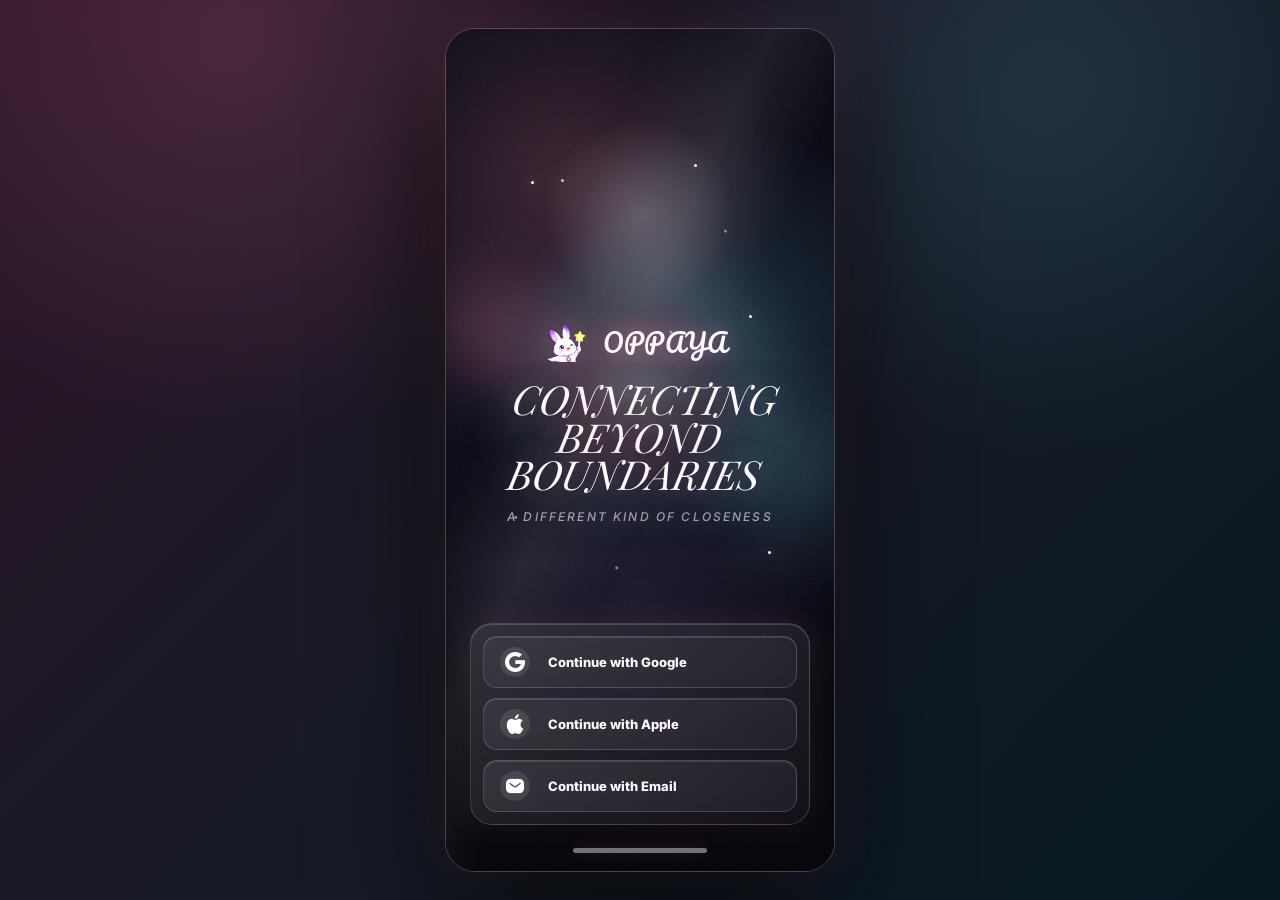
<file: index.html>
<!doctype html>
<html lang="zh-CN">
  <head>
    <meta charset="UTF-8" />
    <meta name="viewport" content="width=device-width, initial-scale=1.0, maximum-scale=1.0, user-scalable=no, viewport-fit=cover" />
    <title>OPPAYA Live Prototype</title>
    <link rel="preconnect" href="https://fonts.googleapis.com" />
    <link rel="preconnect" href="https://fonts.gstatic.com" crossorigin />
    <link
      href="https://fonts.googleapis.com/css2?family=DM+Sans:wght@300;400;500;700;800&family=Inter:wght@400;500;600;700;800&family=Noto+Serif+SC:wght@300;400;500;600&family=Pacifico&family=Playfair+Display:ital@1&display=swap"
      rel="stylesheet"
    />
    <link rel="stylesheet" href="./src/ui/tokens.css" />
    <link rel="stylesheet" href="./src/ui/components.css" />
    <link rel="stylesheet" href="./styles.css" />
  </head>
  <body>
    <main class="app-stage" id="appStage">
      <div class="phone-scaler" id="phoneScaler">
        <article class="phone-device" id="phoneDevice" aria-label="OPPAYA">
            <div class="phone-viewport" id="phoneViewport">
              <header class="status-bar" aria-hidden="true">
                <span>22:14</span>
                <span>5G  82%</span>
              </header>

              <div class="screen-stack" id="screenStack">
                <section id="screen-splash" class="screen active splash-screen">
                  <div class="grain"></div>
                  <div class="splash-orb"></div>
                  <div class="splash-aura aura-one"></div>
                  <div class="splash-aura aura-two"></div>
                  <div class="splash-stardust" aria-hidden="true">
                    <i></i><i></i><i></i><i></i><i></i><i></i><i></i><i></i>
                  </div>
                  <div class="splash-copy">
                    <div class="splash-brand">
                      <img src="./assets/auth/oppaya-logo.png" alt="" />
                      <span>OPPAYA</span>
                    </div>
                    <h1>CONNECTING<br />BEYOND BOUNDARIES</h1>
                    <p>A different kind of closeness</p>
                  </div>
                  <article class="login-card" aria-label="Sign-in options">
                    <button class="login-button google-login" type="button" data-action="start">
                      <span class="login-icon" aria-hidden="true"><img src="./assets/auth/google.png" alt="" /></span>
                      <b>Continue with Google</b>
                    </button>
                    <button class="login-button apple-login" type="button" data-action="start">
                      <span class="login-icon" aria-hidden="true"><img src="./assets/auth/apple.png" alt="" /></span>
                      <b>Continue with Apple</b>
                    </button>
                    <button class="login-button email-login" type="button" data-action="start">
                      <span class="login-icon" aria-hidden="true"><img src="./assets/auth/mail.png" alt="" /></span>
                      <b>Continue with Email</b>
                    </button>
                  </article>
                </section>

                <section id="screen-select" class="screen select-screen">
                  <header class="select-header">
                    <h2>Unlock the story meant only for you.</h2>
                  </header>
                  <div id="memberSlider" class="member-slider"></div>
                  <div class="select-arrows">
                    <button data-action="prev-member">‹</button>
                    <button data-action="next-member">›</button>
                  </div>
                  <div id="memberDots" class="member-dots"></div>
                  <button class="primary fixed-bottom" data-action="select-member">STEP INTO HIS WORLD</button>
                </section>

                <section id="screen-dream-intro" class="screen dream-intro-screen">
                  <div class="dream-bg"></div>
                  <div class="dream-veil"></div>
                  <article class="dream-narration">
                    <span>After the concert</span>
                    <p>
                      The show has just ended. The hallway still holds the heat of the lights and the fading roar of the crowd. You are not sure why you are here, only that the door opens and he sees you.
                    </p>
                  </article>
                  <button class="tap-button dream-continue-button" data-action="enter-dream">Continue</button>
                </section>

                <section id="s-ob" class="screen dream-chat-screen" data-screen="ob">
                  <div class="dream-scene-bg" id="dreamSceneBg"></div>
                  <div class="dream-dim-veil" id="dreamDimVeil" aria-hidden="true"></div>
                  <header class="scene-top">
                    <span>Backstage · after concert</span>
                    <strong id="dreamMemberName">Felix</strong>
                  </header>
                  <div id="dreamMessages" class="dream-messages"></div>
                  <div id="dreamChoices" class="choice-stack"></div>
                  <div id="dreamErrorOverlay" class="dream-error-overlay hidden">
                    <p class="dream-error-text">[ ERROR: STORY DISTURBED - CONNECTION INTERRUPTED ]</p>
                    <button type="button" class="dream-reload-btn" data-action="dream-reload">[ Reload ]</button>
                  </div>
                </section>

                <section id="s-transition" class="screen wake-screen transition-screen" data-screen="transition">
                  <div class="wake-rings">
                    <i></i><i></i><i></i>
                  </div>
                  <article class="transition-copy">
                    <span>Then</span>
                    <h2 class="transition-title">-- Hey, careful!</h2>
                    <div id="transitionStream" class="transition-stream"></div>
                    <button class="tap-button transition-tap hidden" data-action="enter-real">[ Open your eyes -> ]</button>
                  </article>
                </section>

                <section id="screen-real-scene" class="screen real-scene-screen">
                  <div class="jyp-bg"></div>
                  <header class="scene-top dark">
                    <button class="backless">Scene</button>
                    <div>
                      <strong>Outside JYP</strong>
                      <span id="realSceneSub">Choose how you first crossed paths</span>
                    </div>
                  </header>
                  <div id="realMessages" class="real-messages"></div>
                  <div id="realChoices" class="choice-stack"></div>
                </section>
                <div id="whiteWakeTransition" class="white-wake-transition hidden" aria-hidden="true"></div>

                <section id="screen-home" class="screen home-screen">
                  <div id="home-page" class="home-page">
                  <div id="homePoster" class="home-poster">
                    <div class="poster-grain"></div>
                    <div class="poster-vignette"></div>
                    <button class="poster-edge left" data-action="poster-prev" aria-label="Previous"></button>
                    <button class="poster-edge right" data-action="poster-next" aria-label="Next"></button>
                  </div>

                  <div id="posterUi" class="home-ui">
                    <header class="home-topbar">
                      <div class="home-stats">
                        <h2 id="posterName">Felix</h2>
                        <p id="posterTopDays">Day 1 since you met</p>
                      </div>
                    </header>

                    <button type="button" class="stage-capsule" aria-label="Current relationship stage">
                      <span id="posterStage">Stage 1: Familiar</span>
                    </button>

                    <section id="chronicleTimeline" class="chronicle-timeline" aria-label="Memory timeline"></section>
                  </div>
                  </div>

                  <div id="memoryOverlay" class="memory-overlay hidden" data-action="close-memory">
                    <article class="memory-polaroid">
                      <div id="memoryPhoto" class="memory-photo"></div>
                      <div class="memory-copy">
                        <h3>Outside JYP</h3>
                        <p id="memorySummary">That day outside JYP, you truly spoke for the first time. He was the one who asked to add you.</p>
                        <span id="memoryMeta">2026.05.18 · Outside JYP CODE-00</span>
                      </div>
                    </article>
                  </div>
                </section>

                <section id="screen-chat" class="screen chat-screen">
                  <header class="chat-topbar">
                    <div class="chat-avatar" id="chatAvatar">F</div>
                    <div>
                      <strong id="chatName">Felix</strong>
                      <span>Chat · Long-distance mode</span>
                    </div>
                    <button data-nav="scene">Scene</button>
                  </header>
                  <div id="chatMessages" class="chat-messages"></div>
                  <form id="chatForm" class="chat-input-row">
                    <input id="chatInput" autocomplete="off" placeholder="Message..." />
                    <button type="submit">↑</button>
                  </form>
                </section>

                <section id="screen-scene" class="screen scene-list-screen">
                  <header class="plain-header">
                    <div>
                      <h2>Places you might go together</h2>
                    </div>
                  </header>
                  <div class="scene-list">
                    <article>
                      <div class="scene-thumb jyp"></div>
                      <div>
                        <span>Just happened</span>
                        <strong>Outside JYP</strong>
                        <p>Where you truly spoke for the first time.</p>
                      </div>
                    </article>
                    <article>
                      <div class="scene-thumb store"></div>
                      <div>
                        <span>Maybe later</span>
                        <strong>Convenience Store</strong>
                        <p>The place downstairs that stays lit after practice.</p>
                      </div>
                    </article>
                    <article>
                      <div class="scene-thumb practice"></div>
                      <div>
                        <span>Not yet</span>
                        <strong>Outside the Practice Room</strong>
                        <p>Sometimes waiting is its own kind of closeness.</p>
                      </div>
                    </article>
                  </div>
                </section>

                <section id="screen-me" class="screen me-screen">
                  <div class="me-scroll">
                    <section class="me-profile-card">
                      <button type="button" class="me-cover" data-action="edit-user-cover" aria-label="Change profile cover"></button>
                      <div class="me-profile-content">
                        <button type="button" class="me-avatar-button" data-action="edit-user-avatar" aria-label="Change profile photo">
                          <img id="meAvatar" class="me-avatar" alt="User avatar" />
                        </button>
                        <button type="button" class="me-name-edit" data-action="edit-user-name">
                          <span id="visibleUserName">Not set</span>
                          <i aria-hidden="true">✎</i>
                        </button>
                        <p class="me-account">
                          <span id="meUid">UID: --</span>
                          <span id="meEmail">user@example.com</span>
                        </p>
                      </div>
                    </section>
                    <nav class="me-function-list" aria-label="Account settings">
                      <button type="button">Rate Us<span>&gt;</span></button>
                      <button type="button">Send Feedback<span>&gt;</span></button>
                      <button type="button">Privacy Policy<span>&gt;</span></button>
                      <button type="button">Terms of Service<span>&gt;</span></button>
                      <button type="button" data-action="request-logout">Log Out<span>&gt;</span></button>
                      <button type="button" class="danger" data-action="request-delete-account">Delete Account<span>&gt;</span></button>
                    </nav>
                  </div>
                </section>
              </div>

              <nav class="bottom-nav hidden" id="bottomNav">
                <button data-nav="home" class="active">Home</button>
                <button data-nav="chat">Chat<i id="chatDot" class="nav-dot hidden"></i></button>
                <button data-nav="scene">Scene</button>
                <button data-nav="me">Me</button>
              </nav>

              <div id="toast" class="toast hidden"></div>
              <input id="profileImageInput" type="file" accept="image/*" hidden />
              <div class="home-indicator" aria-hidden="true"></div>
            </div>
        </article>
      </div>
    </main>

    <script src="./shell.js"></script>
    <script type="module" src="./src/main.js"></script>
  </body>
</html>
</file>
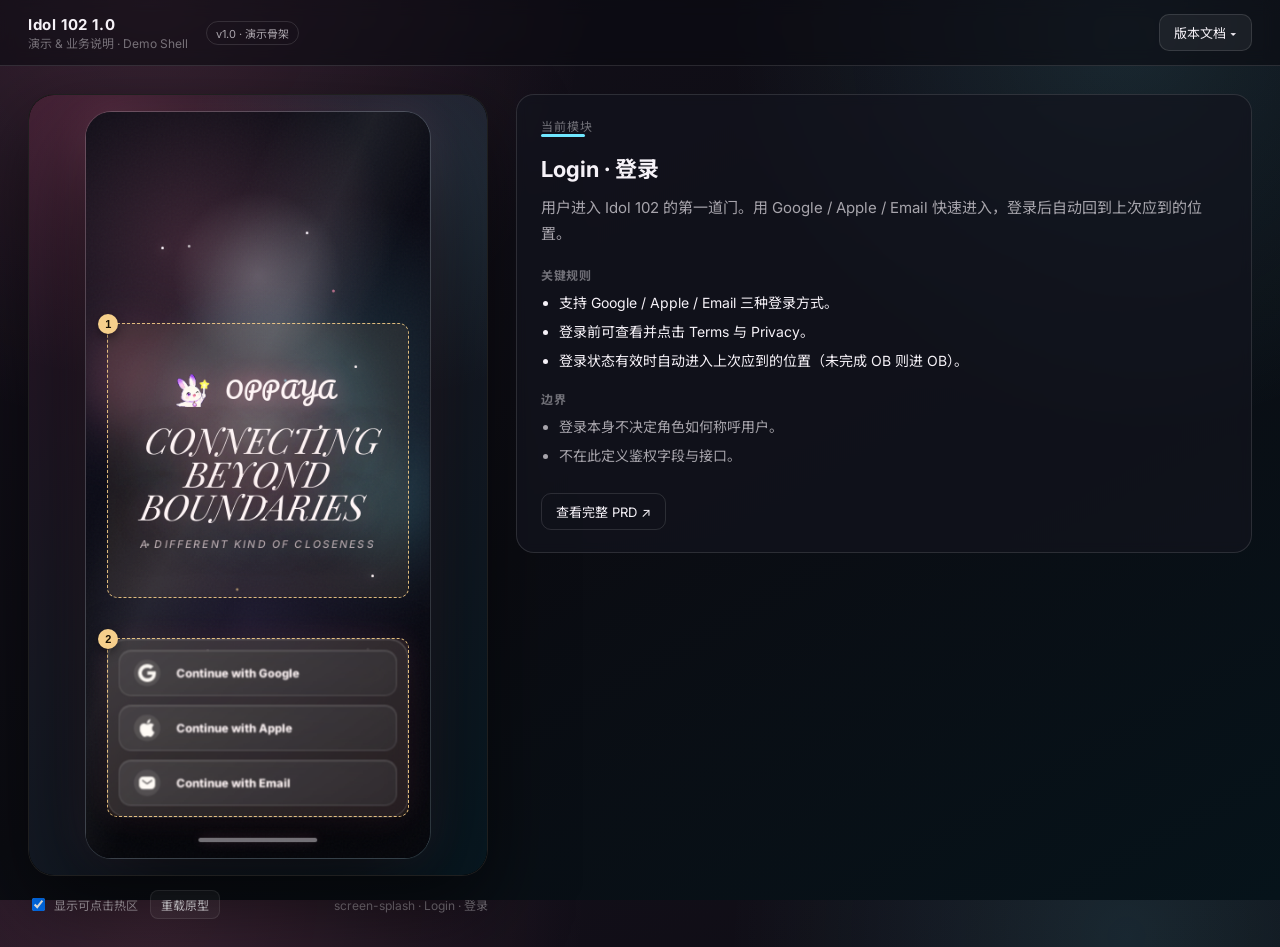
<file: demo/index.html>
<!doctype html>
<html lang="zh-CN">
  <head>
    <meta charset="UTF-8" />
    <meta name="viewport" content="width=device-width, initial-scale=1.0" />
    <title>Idol 102 · 演示 & 业务说明</title>
    <link rel="preconnect" href="https://fonts.googleapis.com" />
    <link rel="preconnect" href="https://fonts.gstatic.com" crossorigin />
    <link href="https://fonts.googleapis.com/css2?family=Inter:wght@400;500;600;700;800&family=Noto+Sans+SC:wght@400;500;700&display=swap" rel="stylesheet" />
    <link rel="stylesheet" href="./demo.css" />
  </head>
  <body>
    <header class="topbar">
      <div class="brand">
        <b id="verName">Idol 102 1.0</b>
        <span>演示 &amp; 业务说明 · Demo Shell</span>
      </div>
      <span class="tag" id="verTag">v1.0</span>
      <div class="spacer"></div>
      <div class="doc-menu" id="docMenu">
        <button type="button" id="docToggle">版本文档 ▾</button>
        <div class="doc-list" id="docList"></div>
      </div>
    </header>

    <div class="layout">
      <div class="stage-wrap">
        <div class="stage-frame">
          <iframe id="protoFrame" src="../index.html" title="Idol 102 prototype"></iframe>
          <div class="hotspot-layer" id="hotspotLayer"></div>
        </div>
        <div class="stage-toolbar">
          <label><input type="checkbox" id="toggleHotspots" checked /> 显示可点击热区</label>
          <button type="button" id="reloadProto">重载原型</button>
          <span class="cur-screen" id="curScreen">—</span>
        </div>
      </div>

      <section class="spec" id="spec">
        <div class="module-card" id="moduleCard"><p class="role">加载中…</p></div>
      </section>
    </div>

    <script type="module" src="./demo.js"></script>
  </body>
</html>
</file>
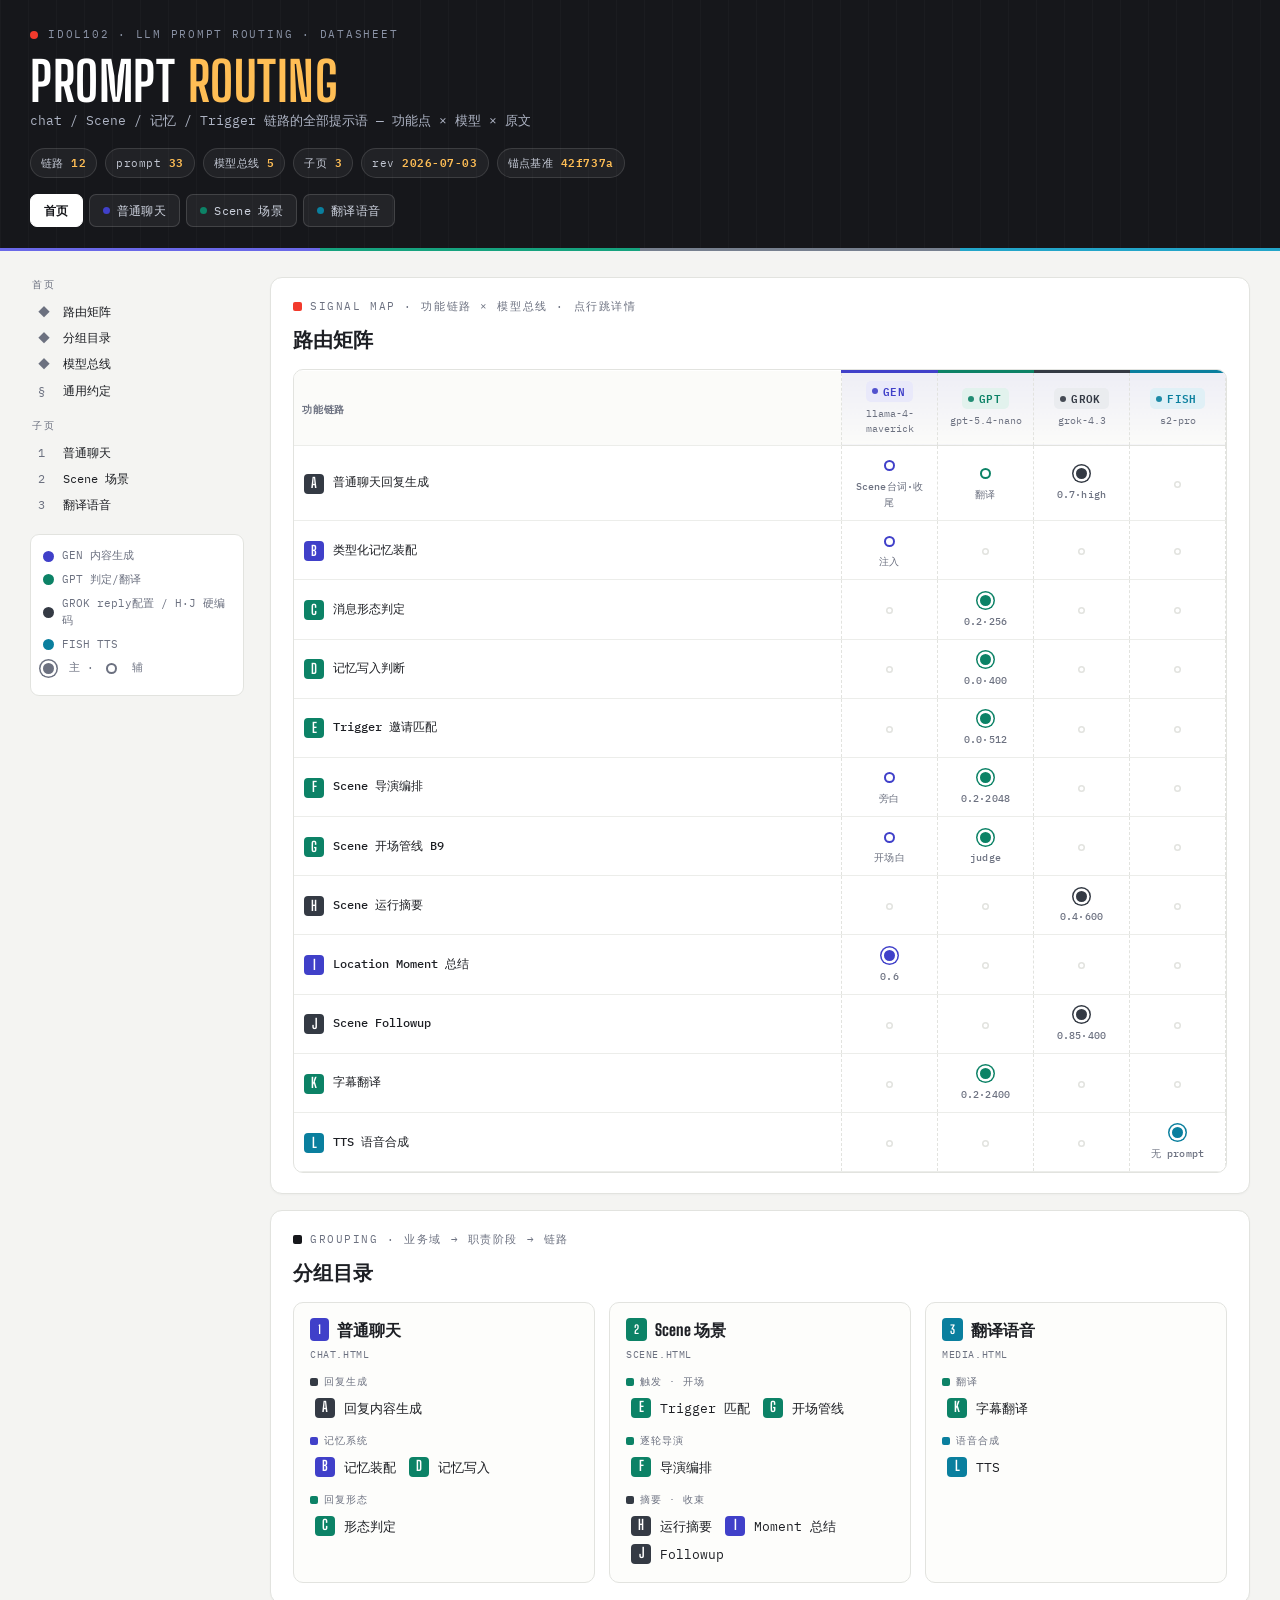
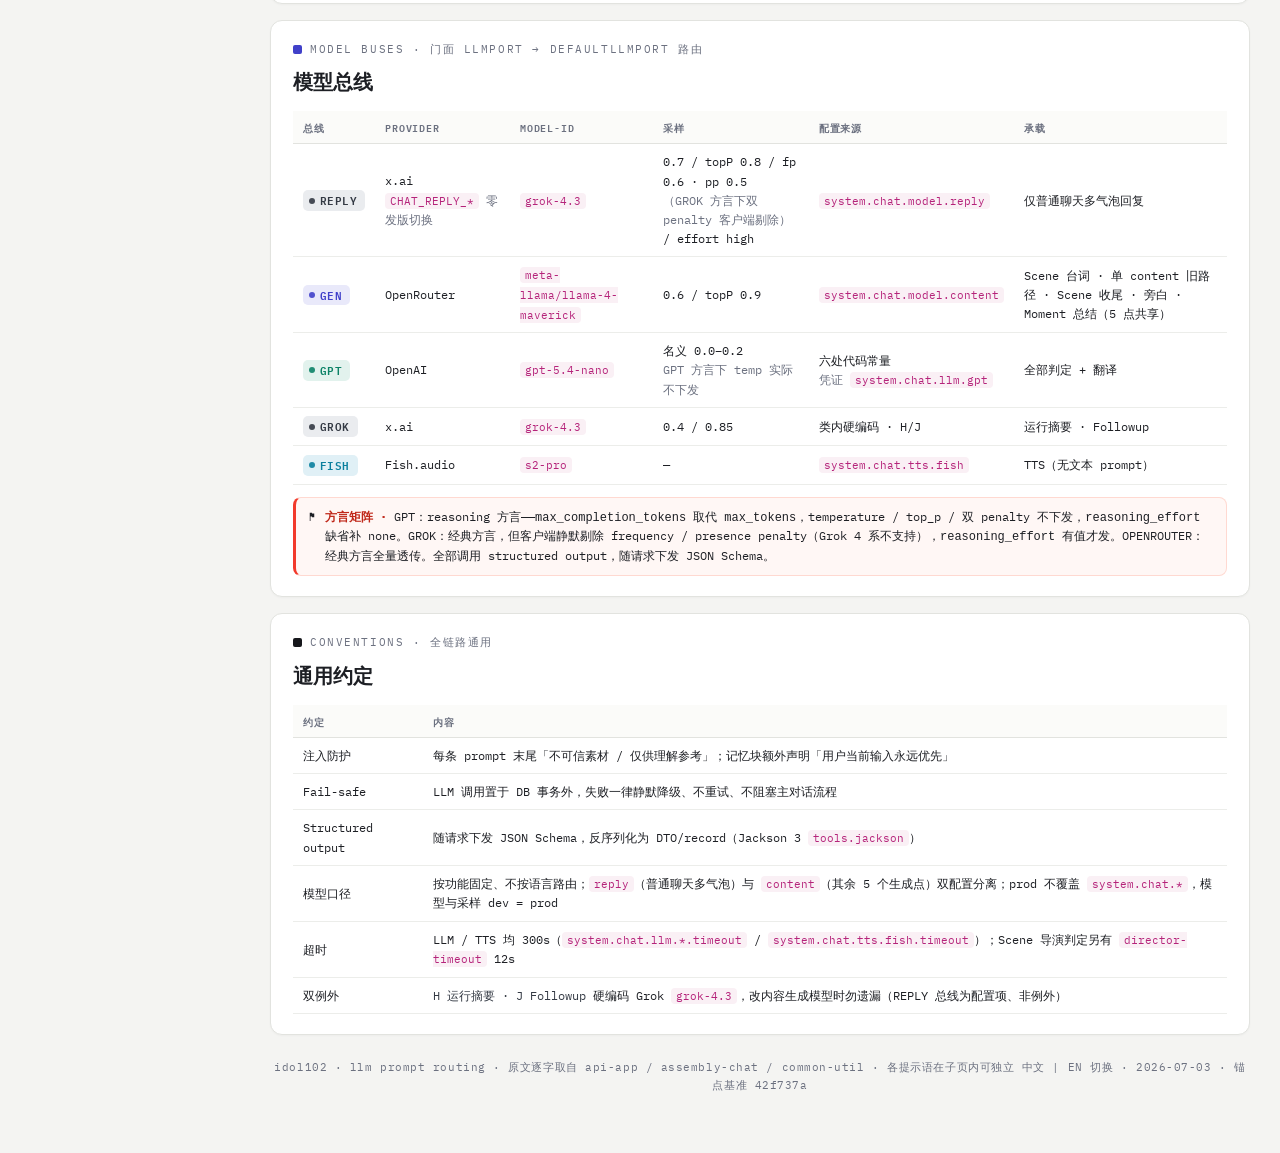
<file: prompts/index.html>
<!DOCTYPE html>
<html lang="zh-CN">
<head>
<meta charset="UTF-8">
<meta name="viewport" content="width=device-width, initial-scale=1.0">
<title>idol102 · Prompt Routing</title>
<link rel="preconnect" href="https://fonts.googleapis.com">
<link rel="preconnect" href="https://fonts.gstatic.com" crossorigin>
<link href="https://fonts.googleapis.com/css2?family=Big+Shoulders+Display:wght@600;700;800&family=IBM+Plex+Mono:wght@400;500;600&family=IBM+Plex+Sans:wght@400;500&display=swap" rel="stylesheet">
<link rel="stylesheet" href="styles.css">
</head>
<body data-lang="zh">

<header class="console">
  <div class="in">
    <div class="top"><span class="live"></span> idol102 · llm prompt routing · datasheet</div>
    <h1><a href="index.html">Prompt&nbsp;<em>Routing</em></a></h1>
    <p class="sub">chat / Scene / 记忆 / Trigger 链路的全部提示语 — 功能点 × 模型 × 原文</p>
    <div class="readout">
      <span>链路 <b>12</b></span>
      <span>prompt <b>33</b></span>
      <span>模型总线 <b>5</b></span>
      <span>子页 <b>3</b></span>
      <span>rev <b>2026-07-03</b></span>
      <span>锚点基准 <b>42f737a</b></span>
    </div>
    <div class="tabs">
      <a class="active" href="index.html">首页</a>
      <a href="chat.html"><span class="dot" style="background:var(--gen)"></span>普通聊天</a>
      <a href="scene.html"><span class="dot" style="background:var(--gpt)"></span>Scene 场景</a>
      <a href="media.html"><span class="dot" style="background:var(--fish)"></span>翻译语音</a>
    </div>
  </div>
</header>

<div class="wrap">
<nav>
  <p class="lbl">首页</p>
  <a href="#matrix"><span class="k">◆</span> 路由矩阵</a>
  <a href="#dir"><span class="k">◆</span> 分组目录</a>
  <a href="#buses"><span class="k">◆</span> 模型总线</a>
  <a href="#conv"><span class="k">§</span> 通用约定</a>
  <p class="lbl">子页</p>
  <a href="chat.html"><span class="k">1</span> 普通聊天</a>
  <a href="scene.html"><span class="k">2</span> Scene 场景</a>
  <a href="media.html"><span class="k">3</span> 翻译语音</a>
  <div class="leg">
    <div class="row"><span class="sw" style="background:var(--gen)"></span>GEN 内容生成</div>
    <div class="row"><span class="sw" style="background:var(--gpt)"></span>GPT 判定/翻译</div>
    <div class="row"><span class="sw" style="background:var(--grok)"></span>GROK reply配置 / H·J 硬编码</div>
    <div class="row"><span class="sw" style="background:var(--fish)"></span>FISH TTS</div>
    <div class="row"><span class="nd nd-p" style="color:var(--sub)"></span>&nbsp;主 · <span class="nd nd-s" style="color:var(--sub);margin-left:4px"></span>&nbsp;辅</div>
  </div>
</nav>

<main>

<!-- ===== MATRIX ===== -->
<section class="sec" id="matrix">
  <div class="eyebrow"><span class="tick" style="background:var(--hot)"></span>Signal Map · 功能链路 × 模型总线 · 点行跳详情</div>
  <h2>路由矩阵</h2>
  <div class="matrix-wrap">
  <table class="matrix">
    <thead>
      <tr>
        <th class="mh-fn">功能链路</th>
        <th class="mh c-gen"><span class="bus bus-gen">GEN</span><em>llama-4-maverick</em></th>
        <th class="mh c-gpt"><span class="bus bus-gpt">GPT</span><em>gpt-5.4-nano</em></th>
        <th class="mh c-grok"><span class="bus bus-grok">GROK</span><em>grok-4.3</em></th>
        <th class="mh c-fish"><span class="bus bus-fish">FISH</span><em>s2-pro</em></th>
      </tr>
    </thead>
    <tbody>
      <tr><th class="rk"><a href="chat.html#ga"><b class="lt lt-grok">A</b>普通聊天回复生成</a></th>
        <td class="c-gen"><span class="nd nd-s"></span><b class="mp">Scene台词·收尾</b></td>
        <td class="c-gpt"><span class="nd nd-s"></span><b class="mp">翻译</b></td>
        <td class="c-grok"><span class="nd nd-p"></span><b class="mp">0.7·high</b></td><td class="c-fish"><span class="nd nd-o"></span></td></tr>
      <tr><th class="rk"><a href="chat.html#gb"><b class="lt lt-gen">B</b>类型化记忆装配</a></th>
        <td class="c-gen"><span class="nd nd-s"></span><b class="mp">注入</b></td>
        <td class="c-gpt"><span class="nd nd-o"></span></td><td class="c-grok"><span class="nd nd-o"></span></td><td class="c-fish"><span class="nd nd-o"></span></td></tr>
      <tr><th class="rk"><a href="chat.html#gc"><b class="lt lt-gpt">C</b>消息形态判定</a></th>
        <td class="c-gen"><span class="nd nd-o"></span></td>
        <td class="c-gpt"><span class="nd nd-p"></span><b class="mp">0.2·256</b></td>
        <td class="c-grok"><span class="nd nd-o"></span></td><td class="c-fish"><span class="nd nd-o"></span></td></tr>
      <tr><th class="rk"><a href="chat.html#gd"><b class="lt lt-gpt">D</b>记忆写入判断</a></th>
        <td class="c-gen"><span class="nd nd-o"></span></td>
        <td class="c-gpt"><span class="nd nd-p"></span><b class="mp">0.0·400</b></td>
        <td class="c-grok"><span class="nd nd-o"></span></td><td class="c-fish"><span class="nd nd-o"></span></td></tr>
      <tr><th class="rk"><a href="scene.html#ge"><b class="lt lt-gpt">E</b>Trigger 邀请匹配</a></th>
        <td class="c-gen"><span class="nd nd-o"></span></td>
        <td class="c-gpt"><span class="nd nd-p"></span><b class="mp">0.0·512</b></td>
        <td class="c-grok"><span class="nd nd-o"></span></td><td class="c-fish"><span class="nd nd-o"></span></td></tr>
      <tr><th class="rk"><a href="scene.html#gf"><b class="lt lt-gpt">F</b>Scene 导演编排</a></th>
        <td class="c-gen"><span class="nd nd-s"></span><b class="mp">旁白</b></td>
        <td class="c-gpt"><span class="nd nd-p"></span><b class="mp">0.2·2048</b></td>
        <td class="c-grok"><span class="nd nd-o"></span></td><td class="c-fish"><span class="nd nd-o"></span></td></tr>
      <tr><th class="rk"><a href="scene.html#gg"><b class="lt lt-gpt">G</b>Scene 开场管线 B9</a></th>
        <td class="c-gen"><span class="nd nd-s"></span><b class="mp">开场白</b></td>
        <td class="c-gpt"><span class="nd nd-p"></span><b class="mp">judge</b></td>
        <td class="c-grok"><span class="nd nd-o"></span></td><td class="c-fish"><span class="nd nd-o"></span></td></tr>
      <tr><th class="rk"><a href="scene.html#gh"><b class="lt lt-grok">H</b>Scene 运行摘要</a></th>
        <td class="c-gen"><span class="nd nd-o"></span></td><td class="c-gpt"><span class="nd nd-o"></span></td>
        <td class="c-grok"><span class="nd nd-p"></span><b class="mp">0.4·600</b></td>
        <td class="c-fish"><span class="nd nd-o"></span></td></tr>
      <tr><th class="rk"><a href="scene.html#gi"><b class="lt lt-gen">I</b>Location Moment 总结</a></th>
        <td class="c-gen"><span class="nd nd-p"></span><b class="mp">0.6</b></td>
        <td class="c-gpt"><span class="nd nd-o"></span></td><td class="c-grok"><span class="nd nd-o"></span></td><td class="c-fish"><span class="nd nd-o"></span></td></tr>
      <tr><th class="rk"><a href="scene.html#gj"><b class="lt lt-grok">J</b>Scene Followup</a></th>
        <td class="c-gen"><span class="nd nd-o"></span></td><td class="c-gpt"><span class="nd nd-o"></span></td>
        <td class="c-grok"><span class="nd nd-p"></span><b class="mp">0.85·400</b></td>
        <td class="c-fish"><span class="nd nd-o"></span></td></tr>
      <tr><th class="rk"><a href="media.html#gk"><b class="lt lt-gpt">K</b>字幕翻译</a></th>
        <td class="c-gen"><span class="nd nd-o"></span></td>
        <td class="c-gpt"><span class="nd nd-p"></span><b class="mp">0.2·2400</b></td>
        <td class="c-grok"><span class="nd nd-o"></span></td><td class="c-fish"><span class="nd nd-o"></span></td></tr>
      <tr><th class="rk"><a href="media.html#gl"><b class="lt lt-fish">L</b>TTS 语音合成</a></th>
        <td class="c-gen"><span class="nd nd-o"></span></td><td class="c-gpt"><span class="nd nd-o"></span></td><td class="c-grok"><span class="nd nd-o"></span></td>
        <td class="c-fish"><span class="nd nd-p"></span><b class="mp">无 prompt</b></td></tr>
    </tbody>
  </table>
  </div>
</section>

<!-- ===== GROUP DIRECTORY ===== -->
<section class="sec" id="dir">
  <div class="eyebrow"><span class="tick" style="background:var(--ink)"></span>Grouping · 业务域 → 职责阶段 → 链路</div>
  <h2>分组目录</h2>
  <div class="grp">
    <div class="col">
      <h3><span class="chip" style="background:var(--gen)">1</span><a href="chat.html">普通聊天</a></h3>
      <div class="pg">chat.html</div>
      <div class="st-row">
        <div class="sl"><span class="st-tick" style="background:var(--grok)"></span>回复生成</div>
        <a href="chat.html#ga"><b class="lt lt-grok">A</b>回复内容生成</a>
      </div>
      <div class="st-row">
        <div class="sl"><span class="st-tick" style="background:var(--gen)"></span>记忆系统</div>
        <a href="chat.html#gb"><b class="lt lt-gen">B</b>记忆装配</a>
        <a href="chat.html#gd"><b class="lt lt-gpt">D</b>记忆写入</a>
      </div>
      <div class="st-row">
        <div class="sl"><span class="st-tick" style="background:var(--gpt)"></span>回复形态</div>
        <a href="chat.html#gc"><b class="lt lt-gpt">C</b>形态判定</a>
      </div>
    </div>
    <div class="col">
      <h3><span class="chip" style="background:var(--gpt)">2</span><a href="scene.html">Scene 场景</a></h3>
      <div class="pg">scene.html</div>
      <div class="st-row">
        <div class="sl"><span class="st-tick" style="background:var(--gpt)"></span>触发 · 开场</div>
        <a href="scene.html#ge"><b class="lt lt-gpt">E</b>Trigger 匹配</a>
        <a href="scene.html#gg"><b class="lt lt-gpt">G</b>开场管线</a>
      </div>
      <div class="st-row">
        <div class="sl"><span class="st-tick" style="background:var(--gpt)"></span>逐轮导演</div>
        <a href="scene.html#gf"><b class="lt lt-gpt">F</b>导演编排</a>
      </div>
      <div class="st-row">
        <div class="sl"><span class="st-tick" style="background:var(--grok)"></span>摘要 · 收束</div>
        <a href="scene.html#gh"><b class="lt lt-grok">H</b>运行摘要</a>
        <a href="scene.html#gi"><b class="lt lt-gen">I</b>Moment 总结</a>
        <a href="scene.html#gj"><b class="lt lt-grok">J</b>Followup</a>
      </div>
    </div>
    <div class="col">
      <h3><span class="chip" style="background:var(--fish)">3</span><a href="media.html">翻译语音</a></h3>
      <div class="pg">media.html</div>
      <div class="st-row">
        <div class="sl"><span class="st-tick" style="background:var(--gpt)"></span>翻译</div>
        <a href="media.html#gk"><b class="lt lt-gpt">K</b>字幕翻译</a>
      </div>
      <div class="st-row">
        <div class="sl"><span class="st-tick" style="background:var(--fish)"></span>语音合成</div>
        <a href="media.html#gl"><b class="lt lt-fish">L</b>TTS</a>
      </div>
    </div>
  </div>
</section>

<!-- ===== BUSES ===== -->
<section class="sec" id="buses">
  <div class="eyebrow"><span class="tick" style="background:var(--gen)"></span>Model Buses · 门面 LlmPort → DefaultLlmPort 路由</div>
  <h2>模型总线</h2>
  <table>
    <thead><tr><th>总线</th><th>Provider</th><th>model-id</th><th>采样</th><th>配置来源</th><th>承载</th></tr></thead>
    <tbody>
      <tr><td><span class="bus bus-grok">REPLY</span></td><td>x.ai<br><span style="color:var(--sub)"><code>CHAT_REPLY_*</code> 零发版切换</span></td><td><code>grok-4.3</code></td><td>0.7 / topP 0.8 / fp 0.6 · pp 0.5<br><span style="color:var(--sub)">（GROK 方言下双 penalty 客户端剔除）</span> / effort high</td><td><code>system.chat.model.reply</code></td><td>仅普通聊天多气泡回复</td></tr>
      <tr><td><span class="bus bus-gen">GEN</span></td><td>OpenRouter</td><td><code>meta-llama/llama-4-maverick</code></td><td>0.6 / topP 0.9</td><td><code>system.chat.model.content</code></td><td>Scene 台词 · 单 content 旧路径 · Scene 收尾 · 旁白 · Moment 总结（5 点共享）</td></tr>
      <tr><td><span class="bus bus-gpt">GPT</span></td><td>OpenAI</td><td><code>gpt-5.4-nano</code></td><td>名义 0.0–0.2<br><span style="color:var(--sub)">GPT 方言下 temp 实际不下发</span></td><td>六处代码常量<br><span style="color:var(--sub)">凭证 <code>system.chat.llm.gpt</code></span></td><td>全部判定 + 翻译</td></tr>
      <tr><td><span class="bus bus-grok">GROK</span></td><td>x.ai</td><td><code>grok-4.3</code></td><td>0.4 / 0.85</td><td>类内硬编码 · H/J</td><td>运行摘要 · Followup</td></tr>
      <tr><td><span class="bus bus-fish">FISH</span></td><td>Fish.audio</td><td><code>s2-pro</code></td><td>—</td><td><code>system.chat.tts.fish</code></td><td>TTS（无文本 prompt）</td></tr>
    </tbody>
  </table>
  <div class="warn"><span>⚑</span><span><b>方言矩阵 · </b>GPT：reasoning 方言——<code>max_completion_tokens</code> 取代 <code>max_tokens</code>，temperature / top_p / 双 penalty 不下发，<code>reasoning_effort</code> 缺省补 none。GROK：经典方言，但客户端静默剔除 frequency / presence penalty（Grok 4 系不支持），<code>reasoning_effort</code> 有值才发。OPENROUTER：经典方言全量透传。全部调用 structured output，随请求下发 JSON Schema。</span></div>
</section>

<!-- ===== CONVENTIONS ===== -->
<section class="sec" id="conv">
  <div class="eyebrow"><span class="tick" style="background:var(--ink)"></span>Conventions · 全链路通用</div>
  <h2>通用约定</h2>
  <table>
    <thead><tr><th>约定</th><th>内容</th></tr></thead>
    <tbody>
      <tr><td>注入防护</td><td>每条 prompt 末尾「不可信素材 / 仅供理解参考」；记忆块额外声明「用户当前输入永远优先」</td></tr>
      <tr><td>Fail-safe</td><td>LLM 调用置于 DB 事务外，失败一律静默降级、不重试、不阻塞主对话流程</td></tr>
      <tr><td>Structured output</td><td>随请求下发 JSON Schema，反序列化为 DTO/record（Jackson 3 <code>tools.jackson</code>）</td></tr>
      <tr><td>模型口径</td><td>按功能固定、不按语言路由；<code>reply</code>（普通聊天多气泡）与 <code>content</code>（其余 5 个生成点）双配置分离；prod 不覆盖 <code>system.chat.*</code>，模型与采样 dev = prod</td></tr>
      <tr><td>超时</td><td>LLM / TTS 均 300s（<code>system.chat.llm.*.timeout</code> / <code>system.chat.tts.fish.timeout</code>）；Scene 导演判定另有 <code>director-timeout</code> 12s</td></tr>
      <tr><td>双例外</td><td><span class="c-grok">H 运行摘要 · J Followup</span> 硬编码 Grok <code>grok-4.3</code>，改内容生成模型时勿遗漏（REPLY 总线为配置项、非例外）</td></tr>
    </tbody>
  </table>
</section>

<footer>idol102 · llm prompt routing · 原文逐字取自 api-app / assembly-chat / common-util · 各提示语在子页内可独立 中文 | EN 切换 · 2026-07-03 · 锚点基准 42f737a</footer>
</main>
</div>
</body>
</html>
</file>
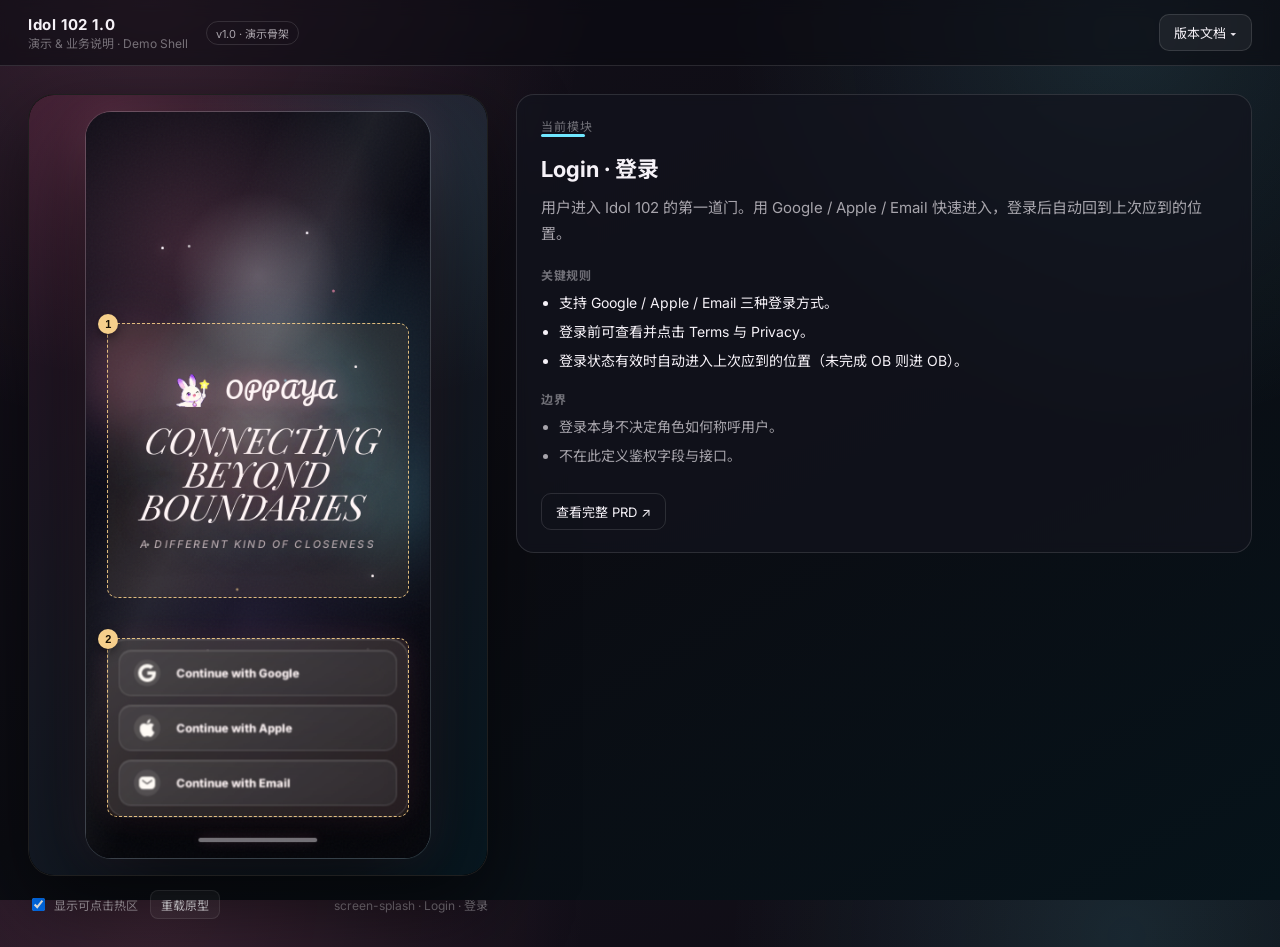
<file: releases/v1.0/demo/index.html>
<!doctype html>
<html lang="zh-CN">
  <head>
    <meta charset="UTF-8" />
    <meta name="viewport" content="width=device-width, initial-scale=1.0" />
    <title>Idol 102 · 演示 & 业务说明</title>
    <link rel="preconnect" href="https://fonts.googleapis.com" />
    <link rel="preconnect" href="https://fonts.gstatic.com" crossorigin />
    <link href="https://fonts.googleapis.com/css2?family=Inter:wght@400;500;600;700;800&family=Noto+Sans+SC:wght@400;500;700&display=swap" rel="stylesheet" />
    <link rel="stylesheet" href="./demo.css" />
  </head>
  <body>
    <header class="topbar">
      <div class="brand">
        <b id="verName">Idol 102 1.0</b>
        <span>演示 &amp; 业务说明 · Demo Shell</span>
      </div>
      <span class="tag" id="verTag">v1.0</span>
      <div class="spacer"></div>
      <div class="doc-menu" id="docMenu">
        <button type="button" id="docToggle">版本文档 ▾</button>
        <div class="doc-list" id="docList"></div>
      </div>
    </header>

    <div class="layout">
      <div class="stage-wrap">
        <div class="stage-frame">
          <iframe id="protoFrame" src="../prototype/index.html" title="Idol 102 prototype"></iframe>
          <div class="hotspot-layer" id="hotspotLayer"></div>
        </div>
        <div class="stage-toolbar">
          <label><input type="checkbox" id="toggleHotspots" checked /> 显示可点击热区</label>
          <button type="button" id="reloadProto">重载原型</button>
          <span class="cur-screen" id="curScreen">—</span>
        </div>
      </div>

      <section class="spec" id="spec">
        <div class="module-card" id="moduleCard"><p class="role">加载中…</p></div>
      </section>
    </div>

    <script type="module" src="./demo.js"></script>
  </body>
</html>
</file>
<file: src/ui/tokens.css>
/* UI 规范层：所有界面优先使用这里的设计变量，避免页面各自发散。 */
:root{
  --phone-w:390px;
  --phone-h:844px;
  --phone-scale:1;
  --status-h:47px;
  --home-indicator-h:34px;
  --nav-h:68px;

  --font-sans:"Inter","DM Sans","PingFang SC","Microsoft YaHei",system-ui,-apple-system,BlinkMacSystemFont,"Segoe UI",sans-serif;
  --font-serif:"Noto Serif SC","Songti SC",serif;
  --font-display:"Playfair Display","Noto Serif SC",serif;

  --color-ink:#08070d;
  --color-obsidian:#0c0d15;
  --color-night:#141723;
  --color-panel:#171c25;
  --color-panel-2:#231f2a;
  --color-panel-3:#332737;
  --color-line:rgba(255,255,255,.14);
  --color-line-strong:rgba(255,255,255,.22);
  --color-text:#fff9ff;
  --color-text-soft:#e9dbe4;
  --color-text-muted:#a99aa8;
  --color-text-faint:#6f6572;
  --color-cream:#fff6ec;
  --color-warm:#d4b7c7;
  --color-gold:#f6cf8b;
  --color-gold-soft:#d9aa68;
  --color-rose:#ff8aae;
  --color-rose-deep:#c25b84;
  --color-neon:#70e7ff;
  --color-violet:#b897ff;
  --color-teal:#83d7c3;
  --color-blue:#5ba7ff;
  --color-danger:#ff5d78;

  --black:var(--color-ink);
  --white:var(--color-text);
  --cream:var(--color-cream);
  --gold:var(--color-gold);
  --gold2:var(--color-gold-soft);
  --surface:var(--color-panel);
  --surface2:var(--color-panel-2);
  --surface3:var(--color-panel-3);
  --text:var(--color-text);
  --soft:var(--color-text-muted);
  --muted:var(--color-text-faint);
  --font-body:var(--font-sans);
  --font-kr:var(--font-serif);

  --space-1:4px;
  --space-2:8px;
  --space-3:12px;
  --space-4:16px;
  --space-5:20px;
  --space-6:24px;
  --space-7:28px;
  --space-8:32px;
  --space-10:40px;
  --space-12:48px;

  --radius-xs:6px;
  --radius-sm:8px;
  --radius-md:10px;
  --radius-lg:12px;
  --radius-xl:18px;
  --radius-2xl:24px;
  --radius-pill:999px;
  --radius-phone:30px;

  --type-caption:10px;
  --type-meta:12px;
  --type-body:14px;
  --type-body-lg:16px;
  --type-title:18px;
  --type-title-lg:32px;
  --type-display:40px;
  --type-hero:58px;

  --leading-tight:1.12;
  --leading-title:1.25;
  --leading-body:1.58;

  --shadow-soft:0 18px 48px rgba(0,0,0,.34);
  --shadow-panel:0 22px 70px rgba(0,0,0,.46);
  --shadow-float:0 34px 110px rgba(0,0,0,.6);
  --shadow-glow:0 0 28px rgba(255,138,174,.26);
  --shadow-gold-glow:0 0 28px rgba(246,207,139,.22);
  --shadow-blue-glow:0 0 28px rgba(112,231,255,.2);

  --glass-bg:rgba(23,28,37,.62);
  --glass-bg-strong:rgba(12,13,21,.82);
  --glass-bg-soft:rgba(255,255,255,.075);
  --glass-line:rgba(255,255,255,.14);
  --glass-highlight:rgba(255,255,255,.18);
  --glass-blur:20px;

  --motion-fast:.18s cubic-bezier(.2,.8,.2,1);
  --motion-base:.28s cubic-bezier(.2,.8,.2,1);
  --motion-slow:.52s cubic-bezier(.18,.86,.22,1);
}
</file>
<file: src/ui/components.css>
/* 组件库：只放跨页面可复用的基础视觉能力。 */
.ui-glass,
.ui-card{
  background:
    linear-gradient(145deg,rgba(255,255,255,.11),rgba(255,255,255,.035)),
    linear-gradient(135deg,rgba(62,34,53,.52),rgba(20,37,49,.42)),
    var(--glass-bg);
  border:1px solid var(--glass-line);
  box-shadow:var(--shadow-panel),inset 0 1px 0 var(--glass-highlight);
  backdrop-filter:blur(var(--glass-blur)) saturate(1.18);
}

.ui-card{border-radius:var(--radius-lg)}
.ui-pill{border-radius:var(--radius-pill)}

.ui-button,
button{
  transition:transform var(--motion-fast),background var(--motion-fast),border-color var(--motion-fast),box-shadow var(--motion-fast),opacity var(--motion-fast),filter var(--motion-fast);
}

.ui-button:active,
button:active{transform:translateY(1px) scale(.985)}

.ui-icon-button{
  width:42px;
  height:42px;
  display:grid;
  place-items:center;
  border-radius:50%;
  background:linear-gradient(145deg,rgba(255,255,255,.16),rgba(255,138,174,.08));
  border:1px solid rgba(255,255,255,.18);
  box-shadow:0 12px 34px rgba(0,0,0,.26),0 0 18px rgba(255,138,174,.1),inset 0 1px 0 rgba(255,255,255,.18);
  color:var(--color-cream);
  backdrop-filter:blur(16px);
}

.ui-primary-button,
.primary{
  min-height:48px;
  border-radius:var(--radius-lg);
  background:linear-gradient(135deg,#ffd6e5 0%,#ff8aae 54%,#c25b84 100%);
  color:#25101a;
  box-shadow:0 16px 42px rgba(255,138,174,.3),0 0 26px rgba(255,138,174,.22),inset 0 1px 0 rgba(255,255,255,.52);
  font-weight:800;
}

.ui-secondary-button{
  min-height:42px;
  border-radius:var(--radius-pill);
  border:1px solid rgba(255,255,255,.16);
  background:rgba(255,255,255,.07);
  color:var(--color-cream);
  backdrop-filter:blur(14px);
}

.ui-input,
input{
  border:1px solid rgba(255,255,255,.13);
  background:rgba(255,255,255,.075);
  color:var(--color-text);
  box-shadow:inset 0 1px 0 rgba(255,255,255,.08);
}

.ui-input:focus,
input:focus{
  border-color:rgba(255,138,174,.62);
  box-shadow:0 0 0 4px rgba(255,138,174,.11),inset 0 1px 0 rgba(255,255,255,.12);
}

.ui-avatar{
  display:grid;
  place-items:center;
  border-radius:50%;
  object-fit:cover;
  background:linear-gradient(145deg,rgba(255,138,174,.2),rgba(255,255,255,.06));
  border:1px solid rgba(255,138,174,.46);
  color:var(--color-rose);
  font-weight:800;
}

.ui-eyebrow{
  font-size:var(--type-caption);
  font-weight:800;
  letter-spacing:.22em;
  text-transform:uppercase;
  color:var(--color-gold);
}

.ui-neon-ring{
  border:1px solid rgba(255,138,174,.42);
  box-shadow:0 0 0 1px rgba(255,255,255,.05),0 0 26px rgba(255,138,174,.25),inset 0 1px 0 rgba(255,255,255,.18);
}

.ui-ticket{
  border-radius:var(--radius-md);
  border:1px solid rgba(246,207,139,.22);
  background:linear-gradient(135deg,rgba(255,138,174,.12),rgba(246,207,139,.07)),rgba(10,11,18,.64);
}
</file>
<file: styles.css>
*{box-sizing:border-box;margin:0;padding:0;-webkit-tap-highlight-color:transparent}
html,body{height:100%;overflow:hidden}
body{
  background:
    radial-gradient(circle at 50% 8%,rgba(148,184,255,.16),transparent 30%),
    radial-gradient(circle at 82% 24%,rgba(201,169,110,.13),transparent 24%),
    linear-gradient(180deg,#11151b 0%,#08090b 62%);
  color:var(--text);
  font-family:var(--font-body);
  letter-spacing:0;
}
button,input{font:inherit}
button{border:0;cursor:pointer}
h1,h2,p{margin:0}

/* ── App shell: fixed 390×844 canvas, scaled to viewport ── */
.app-stage{position:fixed;inset:0;display:grid;place-items:center;overflow:hidden}
.phone-scaler{position:relative;flex-shrink:0}
.phone-device{
  position:absolute;left:0;top:0;width:var(--phone-w);height:var(--phone-h);
  transform-origin:top left;will-change:transform;
  border-radius:var(--radius-phone);border:1px solid rgba(255,255,255,.16);
  box-shadow:0 42px 120px rgba(0,0,0,.64),inset 0 1px 0 rgba(255,255,255,.08);
  overflow:hidden;
}
.phone-viewport{
  position:relative;width:100%;height:100%;overflow:hidden;
  background:
    radial-gradient(circle at 50% 0,rgba(201,169,110,.08),transparent 34%),
    var(--black);
  isolation:isolate;
  touch-action:manipulation;-webkit-user-select:none;user-select:none;
}
.phone-viewport input,.phone-viewport textarea{-webkit-user-select:text;user-select:text}
.screen-stack{position:absolute;inset:0;overflow:hidden}
.home-indicator{
  position:absolute;left:50%;bottom:18px;transform:translateX(-50%);
  width:134px;height:5px;border-radius:999px;background:rgba(247,241,232,.34);
  pointer-events:none;
}

.status-bar{
  position:absolute;z-index:50;top:0;left:0;right:0;height:var(--status-h);
  display:flex;align-items:flex-end;justify-content:space-between;
  padding:0 28px 10px;color:rgba(247,241,232,.78);font-size:13px;font-weight:500;
  pointer-events:none;
}
.screen{
  position:absolute;inset:0;display:none;flex-direction:column;overflow:hidden;
  padding-top:var(--status-h);
}.screen.active{display:flex}
.grain{position:absolute;inset:0;opacity:.04;background-image:url("data:image/svg+xml,%3Csvg viewBox='0 0 200 200' xmlns='http://www.w3.org/2000/svg'%3E%3Cfilter id='n'%3E%3CfeTurbulence type='fractalNoise' baseFrequency='.9' numOctaves='4'/%3E%3C/filter%3E%3Crect width='100%25' height='100%25' filter='url(%23n)'/%3E%3C/svg%3E")}
.splash-screen,.wake-screen{align-items:center;justify-content:center;background:var(--black)}
.splash-screen.screen-hit{cursor:pointer}
.splash-screen.screen-hit .tap-button{pointer-events:none}
.splash-orb{position:absolute;width:300px;height:420px;border-radius:50%;background:radial-gradient(ellipse,rgba(201,169,110,.18),transparent 70%);filter:blur(8px)}
.splash-copy,.wake-screen article{text-align:center;position:relative;z-index:1}.splash-copy span,.wake-screen span,.select-header span,.scene-top span,.home-header span,.plain-header span,.me-card span,.scene-list span{font-size:10px;letter-spacing:.24em;text-transform:uppercase;color:var(--gold2)}
.splash-copy h1{font-family:var(--font-display);font-size:var(--type-hero);font-style:italic;line-height:.9;color:var(--white);margin:18px 0}.splash-copy p,.wake-screen p{font-size:12px;color:var(--muted);letter-spacing:.18em;text-transform:uppercase}
.tap-button{position:absolute;bottom:48px;left:50%;transform:translateX(-50%);background:transparent;color:var(--muted);font-size:10px;letter-spacing:.22em;text-transform:uppercase;animation:shimmer 2s infinite}
@keyframes shimmer{0%,100%{opacity:.35}50%{opacity:.9}}@keyframes fadeUp{from{opacity:0;transform:translateY(14px)}to{opacity:1;transform:translateY(0)}}@keyframes bubble{from{opacity:0;transform:translateY(8px) scale(.96)}to{opacity:1;transform:translateY(0) scale(1)}}
@keyframes auraDrift{0%,100%{transform:translate3d(0,0,0) scale(1);opacity:.72}50%{transform:translate3d(10px,-18px,0) scale(1.08);opacity:1}}
@keyframes starTwinkle{0%,100%{opacity:.24;transform:scale(.72)}45%{opacity:1;transform:scale(1.24)}70%{opacity:.42;transform:scale(.92)}}
@keyframes starFloat{from{transform:translateY(14px)}to{transform:translateY(-22px)}}
@keyframes glitch{0%,100%{transform:translate(0);filter:none}18%{transform:translate(-4px,2px);filter:hue-rotate(80deg) contrast(1.4)}32%{transform:translate(5px,-2px);filter:hue-rotate(-70deg) contrast(1.8)}48%{transform:translate(-2px,-4px);filter:saturate(0) contrast(2)}66%{transform:translate(3px,3px);filter:hue-rotate(120deg) brightness(1.35)}}
@keyframes redflash{0%,100%{box-shadow:none}50%{box-shadow:inset 0 0 90px rgba(255,0,45,.38)}}
.select-screen{background:var(--black)}.select-header{position:absolute;z-index:5;top:0;left:0;right:0;padding:58px 28px 18px;text-shadow:0 2px 18px rgba(0,0,0,.72)}.select-header h2{margin-top:8px;font-family:var(--font-kr);font-weight:400;font-size:24px;color:rgba(247,241,232,.96)}
.member-slider{position:absolute;inset:0;display:flex;transition:transform .35s ease}.member-slide{position:relative;min-width:100%;height:100%;background:#111;overflow:hidden}.member-slide img{position:absolute;inset:0;width:100%;height:100%;object-fit:cover;object-position:center 16%;filter:saturate(.94) contrast(1.04)}
.member-slide:after{content:"";position:absolute;inset:0;background:linear-gradient(to top,rgba(9,9,9,.98),rgba(9,9,9,.5) 44%,rgba(9,9,9,.08))}
.member-info{position:absolute;z-index:2;left:28px;right:28px;bottom:118px}.member-info h3{font-family:var(--font-body);font-weight:700;font-size:42px;line-height:1.05;margin:0 0 10px;color:var(--gold);letter-spacing:.08em;text-transform:uppercase}.member-info p{font-size:13px;color:var(--cream);line-height:1.65;max-width:300px}
.select-arrows{position:absolute;z-index:6;left:12px;right:12px;top:50%;display:flex;justify-content:space-between;pointer-events:none}.select-arrows button{pointer-events:auto;width:40px;height:40px;border-radius:50%;background:linear-gradient(145deg,rgba(255,255,255,.14),rgba(255,255,255,.055));border:1px solid rgba(255,255,255,.16);box-shadow:0 12px 34px rgba(0,0,0,.26),inset 0 1px 0 rgba(255,255,255,.2);backdrop-filter:blur(16px);color:var(--gold);font-size:20px}
.member-dots{position:absolute;z-index:8;left:50%;bottom:92px;transform:translateX(-50%);display:flex;gap:6px}.member-dots button{width:5px;height:5px;border-radius:50%;background:var(--muted)}.member-dots button.active{width:22px;border-radius:5px;background:var(--gold)}
.primary{background:var(--gold);color:var(--black);border-radius:12px;padding:15px 18px;font-weight:700}.fixed-bottom{position:absolute;z-index:8;left:28px;right:28px;bottom:32px}
.dream-intro-screen,.dream-chat-screen{background:var(--black)}.dream-chat-screen,.real-scene-screen{min-height:0}.dream-bg,.dream-scene-bg{position:absolute;inset:0;background-image:linear-gradient(to top,rgba(9,9,9,.9),rgba(9,9,9,.25)),url("https://i.pinimg.com/736x/1f/ec/63/1fec63dabd3848ca401bf83cd8cb9636.jpg");background-size:cover;background-position:center}.dream-veil{position:absolute;inset:0;background:radial-gradient(circle at 50% 34%,rgba(201,169,110,.06),rgba(9,9,9,.55))}
.dream-narration{position:absolute;left:28px;right:28px;bottom:120px;padding:20px;border:1px solid var(--glass-line);border-radius:var(--radius-lg);background:linear-gradient(145deg,rgba(255,255,255,.1),rgba(255,255,255,.04)),rgba(12,14,18,.66);box-shadow:var(--shadow-panel),inset 0 1px 0 rgba(255,255,255,.16);backdrop-filter:blur(18px)}.dream-narration span{font-size:10px;letter-spacing:.22em;color:var(--gold2);text-transform:uppercase}.dream-narration p{margin-top:10px;font-family:var(--font-kr);font-size:17px;font-weight:300;line-height:1.8;color:var(--cream)}
.scene-top{position:relative;z-index:4;padding:54px 22px 12px}.scene-top strong{display:block;font-family:var(--font-kr);font-size:20px;font-weight:300;margin-top:4px}.scene-top.dark{display:flex;gap:12px;align-items:center;background:linear-gradient(to bottom,rgba(0,0,0,.7),transparent)}
.dream-messages,.real-messages,.chat-messages{position:relative;z-index:2;flex:1;min-height:0;overflow-y:auto;display:flex;flex-direction:column;gap:10px;padding:12px 18px 16px;scrollbar-width:none}.dream-messages{padding-bottom:74px}.dream-messages::-webkit-scrollbar,.real-messages::-webkit-scrollbar,.chat-messages::-webkit-scrollbar{display:none}
.bubble{max-width:78%;padding:12px 15px;border-radius:var(--radius-lg);font-size:var(--type-body);line-height:1.62;animation:bubble .25s ease}.bubble.idol{align-self:flex-start;background:linear-gradient(145deg,rgba(255,255,255,.1),rgba(255,255,255,.045)),rgba(25,27,32,.82);border:1px solid rgba(255,255,255,.1);box-shadow:0 10px 26px rgba(0,0,0,.2);backdrop-filter:blur(12px);border-bottom-left-radius:5px}.bubble.user{align-self:flex-end;background:linear-gradient(135deg,#ead7ad 0%,#c9a96e 54%,#a88655 100%);color:#12100c;box-shadow:0 12px 30px rgba(201,169,110,.2),inset 0 1px 0 rgba(255,255,255,.34);border-bottom-right-radius:5px}.bubble.system{align-self:center;background:rgba(255,255,255,.065);border:1px solid rgba(255,255,255,.08);color:var(--soft);font-size:11px;text-align:center}.choice-stack{position:relative;z-index:5;flex-shrink:0;padding:10px 18px 24px;display:flex;flex-direction:column;gap:8px;background:linear-gradient(to top,rgba(8,9,11,.94),rgba(8,9,11,.56) 42%,transparent)}.dream-chat-screen .choice-stack{padding-bottom:82px}.choice-stack:empty{display:none;padding:0;background:none}.choice-stack button{background:linear-gradient(145deg,rgba(255,255,255,.095),rgba(255,255,255,.035)),rgba(23,25,30,.86);border:1px solid rgba(255,255,255,.12);box-shadow:0 12px 34px rgba(0,0,0,.22),inset 0 1px 0 rgba(255,255,255,.12);backdrop-filter:blur(16px);border-radius:var(--radius-md);color:var(--cream);padding:13px 15px;text-align:left;font-size:13px;line-height:1.5}.choice-stack button:active{border-color:rgba(201,169,110,.52);background:rgba(201,169,110,.13)}
.bubble.error{align-self:center;max-width:92%;background:rgba(160,0,25,.32);border:.5px solid rgba(255,58,82,.85);color:#ff4d6d;font-size:10px;font-weight:600;letter-spacing:.14em;text-align:center;text-transform:uppercase;animation:bubble .25s ease,redflash .55s ease 2}
.bubble.voiceover{align-self:center;max-width:90%;background:transparent;border:0;padding:8px 12px;color:var(--muted);font-size:13px;font-style:italic;line-height:1.75;text-align:center;letter-spacing:.02em}
.bubble.voiceover.typewriter:after{content:"";display:inline-block;width:1px;height:1.1em;margin-left:3px;background:rgba(201,169,110,.62);vertical-align:-.18em;animation:cursorBlink .8s steps(1,end) infinite}
@keyframes cursorBlink{50%{opacity:0}}
@keyframes errorPulse{0%,100%{opacity:.72;text-shadow:0 0 8px rgba(255,77,109,.35)}50%{opacity:1;text-shadow:0 0 18px rgba(255,77,109,.75)}}
.glitching,.glitch-flash{animation:glitch .12s steps(2,end) 2,redflash .18s linear 2}
.glitching:after,.glitch-flash:after{content:"";position:absolute;inset:0;z-index:30;pointer-events:none;background:repeating-linear-gradient(0deg,rgba(255,255,255,.08) 0 1px,transparent 1px 4px),linear-gradient(90deg,rgba(255,0,60,.18),rgba(0,180,255,.12));mix-blend-mode:screen}
.dream-scene-bg{transition:filter 1.2s ease}
.dream-dim-veil{position:absolute;inset:0;z-index:6;pointer-events:none;background:rgba(0,0,0,0);transition:background 1.4s ease}
.dream-dim-veil.active{background:rgba(0,0,0,.5)}
.dream-darkened .dream-scene-bg{filter:brightness(.26) saturate(.5);transition:filter .9s ease}
.dream-error-active .dream-messages,.dream-error-active .scene-top,.dream-error-active .choice-stack{opacity:.2;pointer-events:none;transition:opacity .6s ease}
.dream-error-overlay{position:absolute;inset:0;z-index:45;display:flex;flex-direction:column;align-items:center;justify-content:center;gap:30px;padding:28px;background:rgba(0,0,0,.58);animation:fadeUp .35s ease}
.dream-error-overlay.hidden{display:none}
.dream-error-overlay.fading-out{opacity:0;transition:opacity .55s ease}
.dream-error-text{color:#ff4d6d;font-size:10px;font-weight:700;line-height:1.65;letter-spacing:.16em;text-align:center;text-transform:uppercase;animation:errorPulse 1s ease-in-out infinite}
.dream-error-overlay.typing .dream-error-text{max-width:286px;color:rgba(232,223,210,.72);font-family:var(--font-kr);font-size:14px;font-weight:300;font-style:italic;letter-spacing:.04em;text-transform:none;animation:none}.dream-error-overlay.typing .dream-error-text:after{content:"";display:inline-block;width:1px;height:1.1em;margin-left:3px;background:rgba(201,169,110,.62);vertical-align:-.18em;animation:cursorBlink .8s steps(1,end) infinite}.dream-error-overlay.typing .dream-reload-btn{display:none}
.dream-reload-btn{background:transparent;border:.5px solid rgba(255,77,109,.65);color:#ff6f82;padding:13px 24px;border-radius:10px;font-size:11px;letter-spacing:.14em;transition:border-color .2s ease,background .2s ease}
.dream-reload-btn:active{background:rgba(255,77,109,.12);border-color:#ff6f82}
.dream-exiting{opacity:0;transition:opacity .65s ease}
.transition-copy{text-align:center;position:relative;z-index:1;padding:0 28px}
.transition-title{font-family:var(--font-kr);font-weight:400;font-size:26px;line-height:1.45;color:var(--white);margin:14px 0 22px;letter-spacing:.04em}
.transition-stream{min-height:108px;display:flex;flex-direction:column;gap:10px;align-items:center}
.transition-line{font-family:var(--font-kr);font-size:15px;font-weight:300;line-height:1.75;color:var(--cream);letter-spacing:.04em;min-height:1.75em}
.transition-tap{position:relative;left:auto;bottom:auto;transform:none;display:inline-flex;margin-top:58px;padding:12px 30px;border:.5px solid rgba(201,169,110,.28);border-radius:999px;background:rgba(12,12,10,.42);backdrop-filter:blur(8px);color:var(--cream);font-size:12px;letter-spacing:.16em}
.transition-tap.hidden{display:none;opacity:0;pointer-events:none}
.transition-tap:not(.hidden){animation:fadeUp .35s ease,shimmer 2.2s infinite}
.scene-free-input{display:flex;gap:9px}
.scene-free-input input{flex:1;min-width:0;border-radius:22px;padding:12px 15px;outline:none}
.scene-free-input input:focus{border-color:var(--gold)}
.scene-free-input button{flex:0 0 52px;width:52px;display:grid;place-items:center;text-align:center;background:var(--gold);color:var(--black);font-weight:800}.scene-free-input button span{width:19px;height:19px;display:block;background:#fff;clip-path:polygon(7% 45%,92% 6%,64% 94%,48% 59%)}.scene-free-input input:disabled,.scene-free-input button:disabled{opacity:.45;cursor:not-allowed}.contact-confirm-choice{border:.5px solid var(--gold)!important;background:rgba(201,169,110,.12)!important;color:var(--gold)!important;text-align:center!important;font-weight:700}
.wake-rings{position:absolute;width:180px;height:180px}.wake-rings i{position:absolute;inset:0;border:.5px solid rgba(201,169,110,.18);border-radius:50%;animation:pulse 2.4s infinite}.wake-rings i:nth-child(2){inset:28px;animation-delay:.2s}.wake-rings i:nth-child(3){inset:56px;animation-delay:.4s}@keyframes pulse{50%{transform:scale(1.05);opacity:.6}}
.wake-screen .transition-title{font-family:var(--font-kr);font-weight:400;font-size:26px;margin:14px 0 22px}
.white-wake-transition{position:absolute;z-index:120;inset:0;pointer-events:none;background:radial-gradient(circle at 50% 42%,rgba(255,255,255,1) 0%,rgba(255,255,255,.94) 28%,rgba(255,246,219,.78) 48%,rgba(255,255,255,.18) 76%,transparent 100%);opacity:0;mix-blend-mode:screen}.white-wake-transition.hidden{display:none}.white-wake-transition.flash-in{display:block;animation:wakeWhiteIn .75s ease forwards}.white-wake-transition.reveal-out{display:block;animation:wakeWhiteOut 1.55s ease forwards}@keyframes wakeWhiteIn{0%{opacity:0;filter:blur(18px) brightness(1)}45%{opacity:.95;filter:blur(4px) brightness(1.8)}100%{opacity:1;filter:blur(0) brightness(2.1)}}@keyframes wakeWhiteOut{0%{opacity:1;filter:blur(0) brightness(2.1)}45%{opacity:.72;filter:blur(10px) brightness(1.45)}100%{opacity:0;filter:blur(24px) brightness(1)}}
.real-scene-screen{background:#050505}.jyp-bg{position:absolute;inset:0;background-image:linear-gradient(to top,rgba(9,9,9,.96),rgba(9,9,9,.35),rgba(9,9,9,.15)),url("https://i.pinimg.com/1200x/78/dd/ea/78ddead38013270722a9fbc132f490e0.jpg");background-size:cover;background-position:center}
.backless{width:48px;height:32px;border-radius:16px;background:rgba(255,255,255,.08);border:1px solid rgba(255,255,255,.14);color:var(--gold);font-size:11px;backdrop-filter:blur(14px)}
.toast{
  position:absolute;z-index:200;left:50%;bottom:calc(var(--nav-h) + 24px);transform:translateX(-50%);
  min-width:270px;max-width:calc(100% - 48px);padding:14px 18px;border-radius:15px;
  background:linear-gradient(145deg,rgba(255,255,255,.12),rgba(255,255,255,.045)),rgba(22,24,29,.88);border:1px solid rgba(255,255,255,.14);
  box-shadow:0 12px 50px rgba(0,0,0,.45),inset 0 1px 0 rgba(255,255,255,.16);backdrop-filter:blur(18px);color:var(--cream);font-size:13px;text-align:center;
}.toast.hidden{display:none}
.home-screen{padding:0;background:var(--black);overflow:hidden}
.home-page{position:relative;width:100%;height:100%;overflow:hidden;background:var(--black)}
.home-poster{position:absolute;inset:0;z-index:1;background-size:cover;background-position:center 18%;transition:background-image .4s ease,filter .3s ease;animation:posterBreath 5s ease-in-out infinite}
.home-poster.alt{background-position:center 36%;filter:brightness(.88) saturate(.9) contrast(1.04)}
.home-poster.hidden-only{cursor:none}
.poster-grain{position:absolute;inset:0;opacity:.09;background-image:url("data:image/svg+xml,%3Csvg viewBox='0 0 200 200' xmlns='http://www.w3.org/2000/svg'%3E%3Cfilter id='n'%3E%3CfeTurbulence type='fractalNoise' baseFrequency='.9' numOctaves='4'/%3E%3C/filter%3E%3Crect width='100%25' height='100%25' filter='url(%23n)'/%3E%3C/svg%3E");mix-blend-mode:screen}
.poster-vignette{position:absolute;inset:0;background:linear-gradient(to bottom,rgba(0,0,0,.22),transparent 24%,rgba(0,0,0,.08) 52%,rgba(0,0,0,.88)),radial-gradient(circle at 50% 18%,transparent 18%,rgba(0,0,0,.18))}
.poster-edge{position:absolute;z-index:2;top:0;bottom:0;width:32%;background:transparent}.poster-edge.left{left:0}.poster-edge.right{right:0}
.home-ui{position:absolute;inset:0;z-index:5;pointer-events:none;transition:opacity .28s ease,transform .28s ease}.home-ui.hidden{opacity:0;transform:scale(1.01);pointer-events:none}
.home-topbar{position:absolute;z-index:10;top:44px;left:24px;right:24px;display:flex;justify-content:space-between;align-items:flex-start;pointer-events:auto}
.home-stats{display:flex;flex-direction:column;text-align:left;min-width:0;max-width:calc(100% - 128px)}
.home-stats h2{margin:0;color:#f5f5f5;font-size:32px;font-weight:700;line-height:1.2;letter-spacing:0;text-shadow:0 3px 22px rgba(0,0,0,.62);overflow-wrap:anywhere}
.home-stats p{margin:6px 0 0;color:rgba(245,245,245,.7);font-size:16px;font-weight:500;line-height:1.25;text-shadow:0 2px 14px rgba(0,0,0,.52)}
.home-action-hub{display:flex;gap:16px;align-items:center;flex:0 0 auto}
.discover-button,.notify-button{position:relative;width:48px;height:48px;border-radius:50%;background:linear-gradient(145deg,rgba(255,255,255,.18),rgba(255,255,255,.065));border:1px solid rgba(255,255,255,.24);box-shadow:inset 0 1px 0 rgba(255,255,255,.22),0 12px 30px rgba(0,0,0,.2);color:var(--cream);backdrop-filter:blur(16px);font-size:17px}
.notify-button{font-size:16px}
.notif-dot{position:absolute;right:5px;top:5px;width:8px;height:8px;border-radius:50%;background:var(--gold);box-shadow:0 0 10px rgba(201,169,110,.8);font-size:0}.notify-button .notif-dot{display:grid;place-items:center;width:15px;height:15px;right:-1px;top:-1px;background:#ff3b4f;color:#fff;font-size:10px;font-style:normal;font-weight:800}.notif-dot.hidden{display:none}
.stage-capsule{position:absolute;z-index:10;bottom:340px;left:50%;transform:translateX(-50%);max-width:calc(100% - 48px);padding:8px 24px;border-radius:20px;border:1px solid rgba(217,197,178,.22);background:linear-gradient(145deg,rgba(255,255,255,.13),rgba(255,255,255,.045)),rgba(0,0,0,.34);box-shadow:0 14px 42px rgba(0,0,0,.34),inset 0 1px 0 rgba(255,255,255,.14);backdrop-filter:blur(18px);pointer-events:auto;text-align:center;white-space:nowrap}
.stage-capsule span{color:#d9c5b2;font-size:18px;font-style:italic;font-weight:500;line-height:1.2;text-shadow:0 2px 14px rgba(0,0,0,.42)}
.stage-badge{display:none}
.chronicle-timeline{position:absolute;z-index:10;bottom:100px;left:0;width:100%;height:180px;display:flex;gap:18px;overflow-x:auto;overflow-y:hidden;padding-left:24px;padding-right:24px;scroll-behavior:smooth;scrollbar-width:none;pointer-events:auto}
.chronicle-timeline::-webkit-scrollbar{display:none}
.chronicle-timeline:after{content:"";position:absolute;left:24px;right:24px;bottom:39px;height:1px;background:rgba(217,197,178,.35);pointer-events:none}
.chronicle-node{position:relative;z-index:1;display:flex;flex-direction:column;align-items:flex-start;width:138px;flex:0 0 138px;padding-left:2px}
.chronicle-polaroid{width:112px;height:132px;padding:7px 7px 9px;border-radius:6px;background:#fffaf0;color:#241d15;box-shadow:0 16px 38px rgba(0,0,0,.42);transform:rotate(var(--tilt));display:grid;grid-template-rows:1fr auto auto;gap:4px}
.memory-stack-polaroid{position:relative;isolation:isolate;transform:rotate(-3deg);background:#fffaf0}
.memory-stack-polaroid:before,.memory-stack-polaroid:after{content:"";position:absolute;z-index:-1;inset:0;border-radius:6px;background:#fff4e8;box-shadow:0 10px 26px rgba(0,0,0,.22)}
.memory-stack-polaroid:before{transform:translate(12px,1px) rotate(5deg);opacity:.68}
.memory-stack-polaroid:after{transform:translate(23px,4px) rotate(9deg);opacity:.4}
.chronicle-photo{display:block;min-height:0;border-radius:3px;background-size:cover;background-position:center}
.chronicle-polaroid em{font-style:normal;font-size:11px;font-weight:800;line-height:1.1;white-space:nowrap;overflow:hidden;text-overflow:ellipsis}
.chronicle-polaroid b{font-size:11px;line-height:1.05;color:#5b5044}
.chronicle-line{display:block;width:1px;height:20px;background:rgba(217,197,178,.4);margin-top:5px;margin-left:56px}
.chronicle-date{display:block;margin-top:5px;margin-left:28px;color:rgba(245,245,245,.66);font-size:11px;font-weight:700;line-height:1;white-space:nowrap;text-shadow:0 2px 12px rgba(0,0,0,.58)}
.chronicle-node.revealed .chronicle-polaroid{animation:memoryReveal .9s ease both;border:1px solid rgba(201,169,110,.95);box-shadow:0 0 22px rgba(201,169,110,.7),0 16px 40px rgba(0,0,0,.42)}
.empty-polaroid{background:#fffaf0;box-shadow:0 16px 38px rgba(0,0,0,.34)}
.empty-polaroid .chronicle-photo{display:grid;place-items:center;background:#16140f!important;color:rgba(217,197,178,.28);font-size:40px;font-weight:800;line-height:1;animation:emptyBreath 2.4s ease-in-out infinite}
.empty-polaroid em{text-align:center;color:#241d15}.empty-polaroid b{letter-spacing:.18em}
@keyframes emptyBreath{50%{opacity:.62;text-shadow:0 0 16px rgba(201,169,110,.22)}}@keyframes memoryReveal{from{opacity:.24;filter:blur(8px);transform:scale(.92) rotate(-4deg)}to{opacity:1;filter:blur(0);transform:scale(1) rotate(var(--tilt))}}
.discover-drawer{position:absolute;z-index:20;top:var(--status-h);right:0;bottom:68px;width:164px;padding:14px 12px;background:linear-gradient(145deg,rgba(255,255,255,.11),rgba(255,255,255,.04)),rgba(17,19,23,.64);border-left:1px solid rgba(255,255,255,.16);box-shadow:-18px 0 55px rgba(0,0,0,.28),inset 1px 0 0 rgba(255,255,255,.08);backdrop-filter:blur(24px);transform:translateX(105%);transition:transform .28s ease}.discover-drawer.open{transform:translateX(0)}.drawer-handle{width:32px;height:3px;border-radius:3px;background:rgba(255,255,255,.24);margin:0 auto 16px}.discover-drawer h3{font-size:13px;font-weight:600;margin-bottom:12px;color:var(--cream)}
.drawer-members{display:flex;flex-direction:column;gap:10px}.drawer-member{display:grid;grid-template-columns:36px 1fr;gap:8px;align-items:center}.drawer-member img{width:36px;height:36px;border-radius:50%;object-fit:cover}.drawer-member strong{display:block;font-size:11px}.drawer-member button{margin-top:3px;padding:4px 7px;border-radius:999px;background:rgba(201,169,110,.18);color:var(--gold);font-size:10px}.drawer-member button.waiting{color:var(--soft);background:rgba(255,255,255,.1)}
.notification-panel{position:absolute;z-index:45;top:104px;right:18px;width:250px;padding:12px;border:1px solid rgba(255,255,255,.14);border-radius:var(--radius-lg);background:linear-gradient(145deg,rgba(255,255,255,.12),rgba(255,255,255,.045)),rgba(18,19,23,.84);backdrop-filter:blur(22px);box-shadow:0 22px 70px rgba(0,0,0,.45),inset 0 1px 0 rgba(255,255,255,.14);pointer-events:auto}.notification-panel button{width:100%;padding:13px;border-radius:13px;background:rgba(255,255,255,.08);color:var(--cream);font-size:13px;line-height:1.45;text-align:left}.notification-panel p{color:var(--soft);font-size:13px}
.memory-overlay{position:absolute;z-index:90;inset:0;display:grid;place-items:center;background:rgba(5,5,5,.68);backdrop-filter:blur(14px);transition:opacity .25s}.memory-overlay.hidden{display:none}
.memory-polaroid{width:318px;max-width:calc(100% - 48px);padding:12px 12px 18px;background:#f5efe3;color:#221b14;border-radius:8px;box-shadow:0 28px 90px rgba(0,0,0,.62);transform:rotate(-1.4deg);animation:polaroidPop .38s cubic-bezier(.2,1.25,.3,1)}
.memory-polaroid.is-editing{transform:rotate(0deg)}
.memory-photo{height:224px;border-radius:4px;background-size:cover;background-position:center;margin-bottom:14px}
.memory-copy h3{font-family:var(--font-kr);font-size:17px;font-weight:600;line-height:1.35;outline:none}
.polaroid-text-zone{height:110px;max-height:110px;overflow-y:scroll;scrollbar-width:none;margin-top:8px;font-size:12px;line-height:1.65;color:#514638;white-space:pre-wrap;outline:none}.polaroid-text-zone::-webkit-scrollbar{display:none}
.memory-meta{display:flex;gap:8px;align-items:center;margin-top:10px;font-size:10px;color:#7a6c5a}.memory-meta b,.memory-meta i{font:inherit}.memory-polaroid.is-editing .memory-meta{pointer-events:none;opacity:.5}
.memory-actions,.memory-image-tools{display:grid;grid-template-columns:1fr 1fr;gap:8px;margin-top:14px}.memory-image-tools{grid-template-columns:1fr;gap:7px}.memory-actions button,.memory-image-tools button,.memory-primary{padding:11px 10px;border-radius:999px;background:#221b14;color:#f5efe3;font-size:12px;font-weight:800}.memory-primary{width:100%;margin-top:10px}
.memory-carousel-shell{width:100%;height:100%;display:grid;grid-template-rows:1fr auto;align-items:center;overflow:hidden;padding:62px 0 110px}
.memory-carousel{width:100%;min-height:0;display:grid;grid-auto-flow:column;grid-auto-columns:82%;gap:18px;overflow-x:auto;overflow-y:hidden;scroll-snap-type:x mandatory;scroll-padding:0 9%;padding:18px 9% 24px;scrollbar-width:none}
.memory-carousel::-webkit-scrollbar{display:none}
.memory-carousel-card{width:100%;max-width:none;align-self:center;scroll-snap-align:center;transform:scale(.94) rotate(-1.2deg);opacity:.58;transition:transform .24s ease,opacity .24s ease;animation:none}
.memory-carousel-card:nth-child(even){transform:scale(.94) rotate(1.3deg)}
.memory-carousel-card.active{opacity:1;transform:scale(1) rotate(-1.2deg)}
.memory-carousel-card.active:nth-child(even){transform:scale(1) rotate(1.3deg)}
.memory-carousel-card .memory-photo{height:236px}
.memory-carousel-card .polaroid-text-zone{height:122px;max-height:122px}
.memory-carousel-footer{position:absolute;z-index:3;left:34px;right:34px;bottom:86px;display:grid;gap:10px;justify-items:center;color:#fff9ff;text-shadow:0 2px 14px rgba(0,0,0,.5)}
.memory-counter{font-size:12px;font-weight:900;letter-spacing:.08em}
.memory-progress{width:132px;height:3px;border-radius:999px;background:rgba(255,255,255,.18);overflow:hidden}
.memory-progress i{display:block;height:100%;border-radius:inherit;background:linear-gradient(90deg,#ffd6e5,#ff8aae)}
.memory-dots{display:flex;gap:5px;max-width:210px;overflow:hidden}
.memory-dots i{width:5px;height:5px;border-radius:50%;background:rgba(255,255,255,.28)}
.memory-dots i.active{background:#ffd6e5;box-shadow:0 0 12px rgba(255,138,174,.7)}
.memory-transition-canvas{position:absolute;z-index:120;inset:0;overflow:hidden;background:rgba(0,0,0,.72);backdrop-filter:blur(10px);animation:memoryFade 1.2s ease forwards}.memory-transition-canvas i{position:absolute;width:4px;height:4px;border-radius:50%;background:rgba(217,197,178,.5);box-shadow:0 0 20px rgba(217,197,178,.5);animation:memoryParticle 1.2s ease infinite}.memory-transition-canvas i:nth-child(1){left:24%;top:62%}.memory-transition-canvas i:nth-child(2){left:68%;top:35%;animation-delay:.18s}.memory-transition-canvas i:nth-child(3){left:48%;top:78%;animation-delay:.32s}
.retrograde-review{position:absolute;z-index:110;inset:0;display:flex;flex-direction:column;background:#050505;color:var(--text);overflow:hidden}.retrograde-review:before{content:"";position:absolute;inset:-12px;background-image:linear-gradient(to top,rgba(9,9,9,.9),rgba(9,9,9,.32)),var(--review-bg);background-size:cover;background-position:center;filter:blur(3px) saturate(.85);opacity:.86}.retrograde-review:after{content:"";position:absolute;inset:0;background:linear-gradient(to bottom,rgba(5,5,5,.16),rgba(5,5,5,.55));pointer-events:none}
.retrograde-header{position:relative;z-index:2;padding:54px 18px 10px;display:flex;flex-direction:column;gap:12px;align-items:flex-start}.retrograde-header button{padding:8px 12px;border-radius:999px;background:rgba(10,10,9,.38);border:.5px solid rgba(255,255,255,.14);color:rgba(247,241,232,.9);backdrop-filter:blur(14px);font-size:12px}.retrograde-header span{max-width:100%;padding:10px 14px;border-radius:999px;background:rgba(247,241,232,.12);border:.5px solid rgba(255,255,255,.18);color:rgba(247,241,232,.9);font-size:12px}
.retrograde-voiceover{position:relative;z-index:2;max-width:84%;margin:12px auto;color:rgba(247,241,232,.68);font-family:var(--font-kr);font-size:13px;font-style:italic;font-weight:300;line-height:1.8;text-align:center}
.retrograde-messages{position:relative;z-index:2;flex:1;min-height:0;overflow-y:auto;display:flex;flex-direction:column;gap:10px;padding:14px 18px 26px;scrollbar-width:none}.retrograde-messages::-webkit-scrollbar{display:none}
@keyframes memoryFade{0%{opacity:0}30%{opacity:1}100%{opacity:0}}@keyframes memoryParticle{0%{transform:translateY(20px) scale(.6);opacity:0}45%{opacity:1}100%{transform:translateY(-80px) scale(1.4);opacity:0}}@keyframes polaroidPop{from{opacity:0;transform:translateY(18px) scale(.92) rotate(-4deg)}to{opacity:1;transform:translateY(0) scale(1) rotate(-1.4deg)}}
@keyframes posterBreath{0%,100%{filter:brightness(.92) saturate(.94)}50%{filter:brightness(1.04) saturate(1.02)}}
.scene-list-screen{padding:54px 18px 86px;background:var(--black);overflow-y:auto}.plain-header{display:flex;justify-content:space-between;align-items:flex-start;margin-bottom:16px}.plain-header h2{font-family:var(--font-kr);font-weight:300;font-size:24px;margin-top:6px}
.me-screen{padding:0;background:#070807;overflow:hidden}.me-scroll{height:100%;overflow-y:auto;padding-bottom:104px;scrollbar-width:none}.me-scroll::-webkit-scrollbar{display:none}
.me-profile-card{position:relative;min-height:354px;text-align:center;color:var(--cream)}.me-cover{display:block;width:100%;height:214px;background-image:linear-gradient(to bottom,rgba(7,8,7,.2),rgba(7,8,7,.72)),var(--me-cover-img,url("https://images.unsplash.com/photo-1519681393784-d120267933ba?auto=format&fit=crop&w=900&q=80"));background-size:cover;background-position:center 42%;filter:saturate(.82) contrast(1.04)}.me-profile-content{position:relative;margin-top:-48px;padding:0 28px 26px}.me-avatar-button{display:grid;place-items:center;width:104px;height:104px;margin:0 auto;border-radius:50%;background:transparent}.me-avatar{width:104px;height:104px;border-radius:50%;object-fit:cover;border:1px solid rgba(245,245,245,.72);box-shadow:0 18px 48px rgba(0,0,0,.42),0 0 0 7px rgba(7,8,7,.58);background:#111}.me-name-edit{display:inline-flex;align-items:flex-end;gap:7px;margin-top:18px;background:transparent;color:#f5f5f5}.me-name-edit span{font-size:30px;font-weight:700;letter-spacing:0;line-height:1.1}.me-name-edit i{width:18px;height:18px;display:grid;place-items:center;margin-bottom:3px;border-radius:50%;background:rgba(255,138,174,.18);color:#ffd6e5;font-size:11px;font-style:normal}.me-account{display:flex;justify-content:center;gap:10px;flex-wrap:wrap;margin-top:10px;color:rgba(245,245,245,.46);font-size:12px;line-height:1.4}.me-account span+span:before{content:"";display:inline-block;width:1px;height:10px;margin-right:10px;background:rgba(245,245,245,.18);vertical-align:-1px}
.me-function-list{padding:4px 30px 0}.me-function-list button{width:100%;height:56px;display:flex;align-items:center;justify-content:space-between;border:0;border-bottom:.5px solid rgba(245,245,245,.12);background:transparent;color:rgba(245,245,245,.82);font-size:15px;text-align:left}.me-function-list button span{color:rgba(245,245,245,.32);font-size:18px;font-weight:300}.me-function-list button.danger{color:#ff8aae}.me-function-list button.danger span{color:rgba(255,138,174,.58)}
.account-confirm-layer{position:absolute;z-index:120;inset:0;display:grid;place-items:center;padding:22px}.account-confirm-scrim{position:absolute;inset:0;border:0;background:rgba(0,0,0,.58);backdrop-filter:blur(10px)}.account-confirm-modal{position:relative;width:min(100%,318px);padding:22px 18px 18px;border:1px solid rgba(255,255,255,.16);border-radius:20px;background:linear-gradient(145deg,rgba(255,255,255,.13),rgba(255,138,174,.045)),rgba(16,17,24,.94);box-shadow:0 28px 90px rgba(0,0,0,.58),inset 0 1px 0 rgba(255,255,255,.14);color:#fff9ff;text-align:center}.account-confirm-modal h3{font-size:20px;font-weight:850;line-height:1.2}.account-confirm-modal p{margin:10px auto 18px;max-width:252px;color:rgba(255,249,255,.68);font-size:13px;line-height:1.45}.account-confirm-modal div{display:grid;grid-template-columns:1fr 1fr;gap:9px}.account-confirm-modal button{min-height:42px;border-radius:14px;font-size:13px;font-weight:850}.account-confirm-modal button:first-child{background:linear-gradient(135deg,#ffd6e5,#ff8aae 58%,#c25b84);color:#25101a}.account-confirm-modal button:last-child{border:1px solid rgba(255,255,255,.14);background:rgba(255,255,255,.08);color:#fff9ff}
.profile-modal-layer{position:absolute;z-index:130;inset:0;display:flex;align-items:flex-end;padding:18px 18px 92px}.profile-modal-scrim{position:absolute;inset:0;border:0;background:rgba(0,0,0,.52);backdrop-filter:blur(8px)}.profile-action-sheet,.profile-edit-modal{position:relative;width:100%;padding:14px;border:1px solid rgba(255,255,255,.14);border-radius:22px;background:rgba(18,19,25,.94);box-shadow:0 -20px 70px rgba(0,0,0,.52),inset 0 1px 0 rgba(255,255,255,.14)}.profile-action-sheet button{width:100%;height:48px;border-bottom:1px solid rgba(255,255,255,.08);color:#fff9ff;font-size:14px;font-weight:800}.profile-action-sheet button:last-child{border-bottom:0;color:rgba(255,249,255,.62)}.profile-edit-modal{align-self:center;margin:auto;padding:18px}.profile-edit-modal h3{color:#fff9ff;font-size:18px}.profile-edit-modal input{width:100%;height:44px;margin-top:14px;border-radius:14px;background:rgba(255,255,255,.08);border:1px solid rgba(255,255,255,.14);color:#fff9ff;padding:0 12px}.profile-edit-modal button{width:100%;height:44px;margin-top:12px;border-radius:14px;background:linear-gradient(135deg,#ffd6e5,#ff8aae 60%,#c25b84);color:#25101a;font-weight:900}
.chat-screen{padding-top:0;background:var(--black)}.chat-topbar{padding:calc(var(--status-h) + 10px) 16px 12px;display:flex;gap:10px;align-items:center;border-bottom:1px solid rgba(255,255,255,.1);background:rgba(8,9,11,.4);backdrop-filter:blur(14px)}.chat-topbar>div:nth-child(2){flex:1}.chat-topbar strong{font-size:15px}.chat-topbar span{display:block;color:var(--muted);font-size:11px;margin-top:2px}.chat-topbar button{background:rgba(255,255,255,.075);border:1px solid rgba(255,255,255,.12);color:var(--cream);border-radius:14px;padding:8px 10px;font-size:12px}
.chat-avatar{width:38px;height:38px;border-radius:50%;background:rgba(201,169,110,.14);border:1px solid rgba(201,169,110,.42);display:grid;place-items:center;color:var(--gold);font-size:12px}
.chat-input-row{display:flex;gap:9px;padding:10px 16px 32px;border-top:1px solid rgba(255,255,255,.1);background:rgba(8,9,11,.42);backdrop-filter:blur(14px)}.chat-input-row input{flex:1;border-radius:22px;padding:11px 15px;outline:none}.chat-input-row button{width:40px;height:40px;border-radius:50%;background:linear-gradient(135deg,#ead7ad,#c9a96e);color:#11100d;font-weight:800}
.scene-list{display:flex;flex-direction:column;gap:12px}.scene-list article{display:grid;grid-template-columns:108px 1fr;gap:14px;border:1px solid rgba(255,255,255,.11);background:linear-gradient(145deg,rgba(255,255,255,.095),rgba(255,255,255,.035)),rgba(20,22,27,.72);box-shadow:0 18px 46px rgba(0,0,0,.28),inset 0 1px 0 rgba(255,255,255,.1);backdrop-filter:blur(14px);border-radius:18px;padding:12px}.scene-thumb{height:116px;border-radius:14px;background-size:cover;background-position:center}.scene-thumb.jyp{background-image:url("https://i.pinimg.com/1200x/78/dd/ea/78ddead38013270722a9fbc132f490e0.jpg")}.scene-thumb.store{background-image:url("./assets/scenes/convenience.jpg")}.scene-thumb.practice{background-image:url("./assets/scenes/practice_room.jpg")}.scene-list strong{display:block;margin-top:5px}.scene-list p{margin-top:7px;color:var(--soft);font-size:12px;line-height:1.45}
.bottom-nav{
  position:absolute;z-index:20;left:24px;right:24px;bottom:20px;
  height:64px;display:grid;grid-template-columns:repeat(4,1fr);gap:4px;padding:7px;
  border:1px solid rgba(255,255,255,.14);border-radius:22px;
  background:linear-gradient(145deg,rgba(255,255,255,.12),rgba(255,255,255,.045)),rgba(8,9,11,.56);backdrop-filter:blur(22px) saturate(1.18);
  box-shadow:0 18px 54px rgba(0,0,0,.38),inset 0 1px 0 rgba(255,255,255,.16);
  transition:opacity .25s ease,transform .25s ease;
}.bottom-nav.hidden{display:none}.bottom-nav.peek-hidden{opacity:0;transform:translateY(18px);pointer-events:none}.bottom-nav button{position:relative;border-radius:15px;background:transparent;color:var(--muted);font-size:12px;font-weight:700}.bottom-nav button.active{background:rgba(255,255,255,.12);color:var(--gold);box-shadow:inset 0 1px 0 rgba(255,255,255,.12)}.nav-dot{position:absolute;top:8px;right:18px;width:7px;height:7px;border-radius:50%;background:var(--gold);box-shadow:0 0 10px rgba(201,169,110,.9)}.nav-dot.hidden{display:none}

/* Narrow viewport: full-bleed on real phones */
@media(max-width:430px){
  .phone-device{border-radius:0;border:0;box-shadow:none}
  .home-indicator{bottom:max(8px,env(safe-area-inset-bottom,8px))}
}

/* v2.0 visual layer: Velvet Backstage with fanlight neon accents. */
body{
  background:
    radial-gradient(circle at 18% 4%,rgba(255,138,174,.16),transparent 30%),
    radial-gradient(circle at 82% 10%,rgba(112,231,255,.12),transparent 28%),
    linear-gradient(135deg,#2d1426 0%,#181a25 48%,#071821 100%);
}
.phone-device{
  border-radius:var(--radius-phone);
  border:1px solid rgba(255,255,255,.2);
  box-shadow:0 42px 120px rgba(0,0,0,.68),0 0 50px rgba(255,138,174,.12),inset 0 1px 0 rgba(255,255,255,.12);
}
.phone-viewport{
  background:
    radial-gradient(circle at 82% 0,rgba(112,231,255,.08),transparent 34%),
    radial-gradient(circle at 18% 10%,rgba(255,138,174,.12),transparent 34%),
    linear-gradient(180deg,#10131b 0%,var(--black) 58%,#05060a 100%);
}
.phone-viewport:before{
  content:"";
  position:absolute;
  z-index:1;
  inset:0;
  pointer-events:none;
  background-image:linear-gradient(rgba(255,255,255,.028) 1px,transparent 1px);
  background-size:100% 3px;
  opacity:.34;
  mix-blend-mode:screen;
}
.screen-stack,.status-bar,.home-indicator,.bottom-nav,.toast{z-index:2}
.status-bar{color:rgba(255,249,255,.84);font-size:12px;font-weight:700}
.home-indicator{background:rgba(255,249,255,.44);box-shadow:0 0 14px rgba(255,138,174,.2)}
.splash-screen{
  background:
    linear-gradient(to top,rgba(5,6,10,.98),rgba(8,8,18,.38) 54%,rgba(5,6,10,.78)),
    radial-gradient(circle at 50% 28%,rgba(184,151,255,.18),transparent 34%),
    var(--black);
}
.splash-screen:before{
  content:"";
  position:absolute;
  inset:0;
  background:
    radial-gradient(circle at 30% 18%,rgba(255,255,255,.92) 0 1px,transparent 2px),
    radial-gradient(circle at 58% 36%,rgba(112,231,255,.88) 0 1px,transparent 2px),
    radial-gradient(circle at 72% 24%,rgba(255,138,174,.86) 0 1px,transparent 2px),
    radial-gradient(circle at 44% 64%,rgba(246,207,139,.72) 0 1px,transparent 2px);
  filter:drop-shadow(0 0 10px rgba(255,138,174,.45));
}
.splash-orb{
  width:260px;
  height:520px;
  background:radial-gradient(ellipse,rgba(255,138,174,.18),rgba(112,231,255,.08) 44%,transparent 72%);
  filter:blur(10px);
}
.splash-copy span,.wake-screen span,.select-header span,.scene-top span,.plain-header span,.scene-list span{
  color:var(--color-gold);
}
.splash-copy h1{
  color:var(--color-text);
  text-shadow:0 0 34px rgba(255,138,174,.34),0 18px 46px rgba(0,0,0,.7);
}
.splash-copy p{color:rgba(233,219,228,.68)}
.tap-button{
  min-width:118px;
  min-height:34px;
  bottom:44px;
  padding:8px 18px;
  border:1px solid rgba(255,138,174,.34);
  border-radius:999px;
  background:rgba(12,13,21,.46);
  color:rgba(255,249,255,.8);
  box-shadow:0 0 22px rgba(255,138,174,.18),inset 0 1px 0 rgba(255,255,255,.14);
  backdrop-filter:blur(16px);
}
.splash-screen{
  justify-content:flex-end;
  gap:46px;
  padding:68px 24px 46px;
  background:
    radial-gradient(circle at 50% 22%,rgba(255,249,255,.22),transparent 14%),
    radial-gradient(circle at 30% 18%,rgba(255,138,174,.2),transparent 31%),
    radial-gradient(circle at 72% 36%,rgba(112,231,255,.16),transparent 34%),
    radial-gradient(circle at 48% 68%,rgba(184,151,255,.12),transparent 32%),
    linear-gradient(180deg,#080912 0%,#0b0b17 46%,#05060b 100%);
}
.splash-screen:before{
  opacity:.72;
  background:
    radial-gradient(circle at 30% 18%,rgba(255,255,255,.96) 0 1px,transparent 2px),
    radial-gradient(circle at 58% 36%,rgba(112,231,255,.9) 0 1px,transparent 2px),
    radial-gradient(circle at 72% 24%,rgba(255,138,174,.9) 0 1px,transparent 2px),
    radial-gradient(circle at 44% 64%,rgba(246,207,139,.78) 0 1px,transparent 2px),
    radial-gradient(circle at 18% 58%,rgba(255,255,255,.78) 0 1px,transparent 2px),
    radial-gradient(circle at 82% 72%,rgba(255,255,255,.68) 0 1px,transparent 2px);
  background-size:100% 100%;
  animation:starFloat 6s ease-in-out infinite alternate;
}
.splash-screen:after{
  content:"";
  position:absolute;
  inset:0;
  pointer-events:none;
  background:
    linear-gradient(115deg,transparent 0 28%,rgba(255,255,255,.08) 42%,transparent 54%),
    radial-gradient(circle at 52% 42%,rgba(255,249,255,.08),transparent 32%);
  mix-blend-mode:screen;
}
.splash-orb{
  left:50%;
  top:210px;
  width:310px;
  height:310px;
  transform:translateX(-50%);
  background:
    radial-gradient(circle,rgba(255,249,255,.28) 0%,rgba(255,138,174,.16) 28%,rgba(112,231,255,.1) 50%,transparent 74%);
  filter:blur(18px);
  opacity:.78;
  animation:auraDrift 7s ease-in-out infinite;
}
.splash-aura{
  position:absolute;
  border-radius:50%;
  pointer-events:none;
  filter:blur(24px);
  mix-blend-mode:screen;
}
.splash-aura.aura-one{
  width:190px;
  height:190px;
  left:-44px;
  top:210px;
  background:radial-gradient(circle,rgba(255,138,174,.28),transparent 68%);
  animation:auraDrift 8s ease-in-out infinite reverse;
}
.splash-aura.aura-two{
  width:220px;
  height:220px;
  right:-64px;
  bottom:286px;
  background:radial-gradient(circle,rgba(112,231,255,.2),transparent 70%);
  animation:auraDrift 9s ease-in-out infinite;
}
.splash-stardust{
  position:absolute;
  inset:0;
  z-index:1;
  pointer-events:none;
}
.splash-stardust i{
  position:absolute;
  width:3px;
  height:3px;
  border-radius:50%;
  background:#fff9ff;
  box-shadow:0 0 12px rgba(255,249,255,.8),0 0 24px rgba(255,138,174,.34);
  animation:starTwinkle 2.8s ease-in-out infinite;
}
.splash-stardust i:nth-child(1){left:22%;top:18%;animation-delay:.1s}
.splash-stardust i:nth-child(2){left:64%;top:16%;animation-delay:.8s}
.splash-stardust i:nth-child(3){left:78%;top:34%;animation-delay:1.2s}
.splash-stardust i:nth-child(4){left:18%;top:44%;animation-delay:1.8s}
.splash-stardust i:nth-child(5){left:52%;top:52%;animation-delay:.45s}
.splash-stardust i:nth-child(6){left:83%;top:62%;animation-delay:2.1s}
.splash-stardust i:nth-child(7){left:35%;top:72%;animation-delay:1.45s}
.splash-stardust i:nth-child(8){left:58%;top:81%;animation-delay:.95s}
.splash-copy{
  position:relative;
  z-index:3;
  width:100%;
  min-height:310px;
  display:flex;
  flex-direction:column;
  justify-content:center;
  align-items:center;
  text-align:center;
}
.splash-brand{
  display:inline-grid;
  grid-template-columns:54px auto;
  align-items:center;
  gap:12px;
  margin:0 auto 16px;
  transform:translateX(-8px);
}
.splash-brand img{
  width:54px;
  height:44px;
  object-fit:contain;
  object-position:center;
  filter:drop-shadow(0 0 14px rgba(255,138,174,.24));
}
.splash-copy .splash-brand span{
  display:block;
  padding-bottom:0;
  color:#fff9ff;
  font-family:"Pacifico",var(--font-display);
  font-size:25px;
  font-weight:400;
  letter-spacing:.02em;
  text-transform:none;
  line-height:1;
  text-shadow:0 0 22px rgba(255,138,174,.5);
}
.splash-copy h1{
  width:min(100%,318px);
  margin:0 auto 16px;
  font-family:var(--font-display);
  font-size:40px;
  font-style:italic;
  font-weight:400;
  line-height:.94;
  letter-spacing:0;
  color:#fff9ff;
  text-shadow:0 0 34px rgba(255,138,174,.34),0 18px 46px rgba(0,0,0,.7);
  transform:skewX(-8deg);
  overflow-wrap:normal;
}
.splash-copy p{
  max-width:none;
  margin-top:0;
  color:rgba(233,219,228,.72);
  font-size:12px;
  font-style:italic;
  font-weight:500;
  line-height:normal;
  letter-spacing:.18em;
  text-transform:uppercase;
}
.login-card{
  position:relative;
  z-index:3;
  width:100%;
  display:grid;
  gap:10px;
  padding:12px;
  border:1px solid rgba(255,255,255,.16);
  border-radius:22px;
  background:
    linear-gradient(145deg,rgba(255,255,255,.13),rgba(255,138,174,.05)),
    rgba(8,9,18,.56);
  box-shadow:0 24px 68px rgba(0,0,0,.42),0 0 34px rgba(255,138,174,.14),inset 0 1px 0 rgba(255,255,255,.16);
  backdrop-filter:blur(22px) saturate(1.18);
}
.login-button{
  height:52px;
  display:grid;
  grid-template-columns:36px 1fr;
  align-items:center;
  gap:12px;
  padding:0 16px;
  border:1px solid rgba(255,255,255,.16);
  border-radius:14px;
  background:linear-gradient(145deg,rgba(255,255,255,.1),rgba(255,255,255,.035)),rgba(25,27,36,.62);
  color:#fff9ff;
  text-align:left;
  box-shadow:inset 0 1px 0 rgba(255,255,255,.12);
  backdrop-filter:blur(14px);
}
.login-button b{
  font-size:13px;
  font-weight:800;
  letter-spacing:0;
}
.login-icon{
  width:30px;
  height:30px;
  display:grid;
  place-items:center;
  border-radius:50%;
  background:rgba(255,255,255,.1);
  color:#fff9ff;
  position:relative;
}
.login-icon img{
  width:20px;
  height:20px;
  object-fit:contain;
  display:block;
}
.apple-login,.google-login,.email-login{
  border-color:rgba(255,255,255,.16);
  background:linear-gradient(145deg,rgba(255,255,255,.1),rgba(255,255,255,.035)),rgba(25,27,36,.62);
  color:#fff9ff;
  box-shadow:inset 0 1px 0 rgba(255,255,255,.12);
}
.splash-screen .tap-button{display:none}
.dream-continue-button{
  left:58%;
  min-width:132px;
  color:rgba(255,249,255,.82);
}
.select-screen,.dream-chat-screen,.chat-screen,.scene-list-screen,.me-screen{
  background:
    radial-gradient(circle at 78% 4%,rgba(112,231,255,.08),transparent 28%),
    linear-gradient(180deg,#10131b,#08070d 66%);
}
.select-header{
  padding-top:76px;
}
.select-header h2{
  max-width:300px;
  font-family:var(--font-body);
  font-size:30px;
  font-weight:900;
  line-height:1.08;
  color:#fff9ff;
  text-wrap:balance;
}
.select-header span{
  display:none;
}
.select-screen .fixed-bottom{
  font-size:13px;
  letter-spacing:.04em;
}
.plain-header h2,.scene-top strong{
  font-family:var(--font-body);
  font-weight:800;
  letter-spacing:0;
}
.member-slide img{filter:saturate(.92) contrast(1.08) brightness(.9)}
.member-slide:after{
  background:
    linear-gradient(to top,rgba(8,7,13,.98),rgba(8,7,13,.5) 44%,rgba(8,7,13,.08)),
    radial-gradient(circle at 50% 48%,transparent 18%,rgba(255,138,174,.12));
}
.member-info{
  bottom:112px;
  padding:14px;
  border:1px solid rgba(255,255,255,.15);
  border-radius:var(--radius-xl);
  background:linear-gradient(145deg,rgba(255,255,255,.1),rgba(255,138,174,.06)),rgba(12,13,21,.54);
  box-shadow:0 20px 58px rgba(0,0,0,.38),0 0 28px rgba(255,138,174,.12),inset 0 1px 0 rgba(255,255,255,.14);
  backdrop-filter:blur(20px);
}
.member-info h3{
  color:#fff9ff;
  font-size:34px;
  letter-spacing:0;
  text-transform:none;
}
.member-info p{color:rgba(255,249,255,.76)}
.select-arrows button,.discover-button,.notify-button,.ui-icon-button{
  background:linear-gradient(145deg,rgba(255,255,255,.15),rgba(255,138,174,.08));
  border-color:rgba(255,255,255,.18);
  color:var(--color-text);
  box-shadow:0 12px 34px rgba(0,0,0,.26),0 0 18px rgba(255,138,174,.12),inset 0 1px 0 rgba(255,255,255,.18);
}
.member-dots button{background:rgba(255,255,255,.3)}
.member-dots button.active{background:var(--color-rose);box-shadow:0 0 16px rgba(255,138,174,.55)}
.primary,.scene-free-input button,.chat-input-row button{
  background:linear-gradient(135deg,#ffd6e5 0%,#ff8aae 54%,#c25b84 100%);
  color:#25101a;
  border:1px solid rgba(255,255,255,.22);
  border-radius:var(--radius-lg);
  box-shadow:0 16px 42px rgba(255,138,174,.28),0 0 24px rgba(255,138,174,.2),inset 0 1px 0 rgba(255,255,255,.52);
}
.dream-bg,.dream-scene-bg{
  background-image:
    linear-gradient(to top,rgba(8,7,13,.92),rgba(8,7,13,.28)),
    url("https://i.pinimg.com/736x/1f/ec/63/1fec63dabd3848ca401bf83cd8cb9636.jpg");
}
.dream-narration,.choice-stack button,.scene-list article,.notification-panel,.discover-drawer,.toast{
  border-radius:var(--radius-lg);
  border:1px solid rgba(255,255,255,.15);
  background:
    linear-gradient(145deg,rgba(255,255,255,.1),rgba(255,138,174,.045)),
    rgba(17,20,29,.74);
  box-shadow:0 18px 52px rgba(0,0,0,.36),inset 0 1px 0 rgba(255,255,255,.14);
}
.dream-narration span{color:var(--color-gold)}
.dream-error-overlay.typing .dream-error-text:after,.bubble.voiceover.typewriter:after{background:var(--color-rose)}
.dream-narration p{color:rgba(255,249,255,.86)}
.scene-top{
  padding:56px 20px 12px;
  text-shadow:0 10px 28px rgba(0,0,0,.72);
}
.scene-top.dark{
  background:linear-gradient(to bottom,rgba(8,7,13,.76),transparent);
}
.bubble{
  border-radius:18px;
  font-size:13px;
}
.bubble-row{
  max-width:86%;
  display:flex;
  align-items:flex-end;
  gap:8px;
  animation:bubble .25s ease;
}
.idol-row{
  align-self:flex-start;
}
.bubble-avatar{
  width:30px;
  height:30px;
  flex:0 0 30px;
  border-radius:50%;
  object-fit:cover;
  border:1px solid rgba(255,138,174,.44);
  box-shadow:0 0 16px rgba(255,138,174,.16),0 8px 18px rgba(0,0,0,.24);
}
.bubble-row .bubble{
  max-width:calc(100% - 38px);
  animation:none;
}
.bubble.idol{
  background:
    linear-gradient(145deg,rgba(255,255,255,.11),rgba(255,255,255,.035)),
    rgba(23,28,37,.82);
  border:1px solid rgba(255,255,255,.13);
  color:rgba(255,249,255,.92);
  box-shadow:0 12px 32px rgba(0,0,0,.24),inset 0 1px 0 rgba(255,255,255,.12);
}
.bubble.user{
  background:linear-gradient(135deg,#ffd6e5 0%,#ff8aae 58%,#c25b84 100%);
  color:#281019;
  box-shadow:0 13px 34px rgba(255,138,174,.24),inset 0 1px 0 rgba(255,255,255,.44);
}
.bubble.system{
  border:1px solid rgba(246,207,139,.26);
  background:rgba(246,207,139,.1);
  color:#f6cf8b;
}
.choice-stack{
  background:linear-gradient(to top,rgba(8,7,13,.96),rgba(8,7,13,.58) 44%,transparent);
}
.choice-stack button:active{
  border-color:rgba(255,138,174,.58);
  background:rgba(255,138,174,.14);
}
.home-poster:after{
  content:"";
  position:absolute;
  inset:0;
  pointer-events:none;
  background:radial-gradient(circle at 58% 28%,rgba(255,138,174,.18),transparent 30%);
  mix-blend-mode:screen;
}
.poster-vignette{
  background:
    linear-gradient(to bottom,rgba(5,6,10,.24),transparent 24%,rgba(5,6,10,.18) 52%,rgba(5,6,10,.9)),
    radial-gradient(circle at 50% 18%,transparent 18%,rgba(8,7,13,.2));
}
.home-topbar{top:50px;left:20px;right:20px}
.home-stats h2{
  font-size:34px;
  line-height:1;
  color:#fff9ff;
  text-transform:none;
  text-shadow:0 0 26px rgba(255,138,174,.22),0 8px 28px rgba(0,0,0,.74);
}
.home-stats p{
  margin-top:8px;
  color:rgba(255,249,255,.68);
  font-size:13px;
}
.discover-button,.notify-button{
  width:42px;
  height:42px;
}
.discover-button span,.notify-button span{
  display:block;
  width:18px;
  height:18px;
  margin:auto;
  position:relative;
}
.discover-button span:before,.discover-button span:after{
  content:"";
  position:absolute;
  inset:7px 0;
  border-top:2px solid currentColor;
}
.discover-button span:after{transform:rotate(90deg)}
.notify-button span{
  border:2px solid currentColor;
  border-top-color:transparent;
  border-radius:9px 9px 7px 7px;
}
.notify-button span:before{
  content:"";
  position:absolute;
  left:50%;
  top:-4px;
  width:6px;
  height:5px;
  border-radius:999px 999px 0 0;
  border:2px solid currentColor;
  border-bottom:0;
  transform:translateX(-50%);
}
.stage-capsule{
  bottom:312px;
  border-radius:var(--radius-lg);
  border-color:rgba(255,138,174,.26);
  background:linear-gradient(145deg,rgba(255,255,255,.12),rgba(255,138,174,.08)),rgba(12,13,21,.5);
  box-shadow:0 16px 44px rgba(0,0,0,.38),0 0 26px rgba(255,138,174,.16),inset 0 1px 0 rgba(255,255,255,.14);
}
.stage-capsule span{
  color:#ffd6e5;
  font-size:15px;
  font-style:normal;
  font-weight:800;
}
.chronicle-timeline{bottom:92px;height:190px;gap:16px}
.chronicle-timeline:after{background:linear-gradient(90deg,rgba(246,207,139,.06),rgba(246,207,139,.42),rgba(255,138,174,.26))}
.chronicle-polaroid,.memory-polaroid,.chat-polaroid{
  background:#fff5ea;
  border-radius:8px;
  box-shadow:0 18px 42px rgba(0,0,0,.48),0 0 24px rgba(255,138,174,.12);
}
.chronicle-node.revealed .chronicle-polaroid{
  border-color:rgba(255,138,174,.9);
  box-shadow:0 0 24px rgba(255,138,174,.66),0 16px 40px rgba(0,0,0,.44);
}
.discover-drawer{
  width:176px;
  bottom:86px;
  border-radius:18px 0 0 18px;
  border-left-color:rgba(255,138,174,.24);
}
.drawer-member button{
  background:rgba(255,138,174,.16);
  color:#ffd6e5;
}
.notification-panel button{
  border-radius:var(--radius-md);
  background:rgba(255,255,255,.08);
}
.memory-overlay,.chat-memory-overlay{
  background:radial-gradient(circle at 50% 38%,rgba(255,138,174,.18),rgba(5,5,8,.76) 62%);
}
.memory-primary,.memory-actions button,.memory-image-tools button{
  background:linear-gradient(135deg,#ffd6e5,#ff8aae 60%,#c25b84);
  color:#25101a;
  box-shadow:0 0 22px rgba(255,138,174,.26);
}
.scene-list-screen{
  padding:0;
}
.scene-list article{
  grid-template-columns:104px 1fr;
  border-radius:var(--radius-lg);
}
.scene-thumb{border-radius:var(--radius-md)}
.chat-topbar,.chat-input-row{
  background:rgba(8,7,13,.58);
  border-color:rgba(255,255,255,.12);
}
.chat-avatar{
  border-color:rgba(255,138,174,.5);
  background:rgba(255,138,174,.16);
  color:#ffd6e5;
}
.chat-topbar button{
  border-radius:999px;
  border-color:rgba(255,138,174,.2);
  background:rgba(255,138,174,.1);
  color:#ffd6e5;
}
.chat-input-row input,.scene-free-input input{
  background:rgba(255,255,255,.07);
  border-color:rgba(255,255,255,.14);
}
.me-screen{
  background:linear-gradient(180deg,#11131b,#08070d);
}
.me-cover{
  background-image:
    linear-gradient(to bottom,rgba(8,7,13,.18),rgba(8,7,13,.78)),
    url("https://images.unsplash.com/photo-1519681393784-d120267933ba?auto=format&fit=crop&w=900&q=80");
}
.me-avatar{
  border-color:rgba(255,138,174,.72);
  box-shadow:0 18px 48px rgba(0,0,0,.42),0 0 0 7px rgba(8,7,13,.6),0 0 24px rgba(255,138,174,.2);
}
.me-function-list button{
  border-bottom-color:rgba(255,255,255,.1);
  color:rgba(255,249,255,.84);
}
.bottom-nav{
  height:62px;
  border-radius:22px;
  border-color:rgba(255,255,255,.16);
  background:
    linear-gradient(145deg,rgba(255,255,255,.12),rgba(255,138,174,.05)),
    rgba(8,7,13,.66);
  box-shadow:0 18px 54px rgba(0,0,0,.42),0 0 28px rgba(255,138,174,.12),inset 0 1px 0 rgba(255,255,255,.16);
}
.bottom-nav button{
  display:flex;
  flex-direction:column;
  align-items:center;
  justify-content:center;
  gap:4px;
  font-size:10px;
  color:rgba(255,249,255,.55);
}
.bottom-nav button:before{
  content:"";
  width:17px;
  height:17px;
  display:block;
  background:currentColor;
  opacity:.92;
}
.bottom-nav button[data-nav="home"]:before{clip-path:polygon(50% 8%,92% 42%,82% 42%,82% 92%,58% 92%,58% 62%,42% 62%,42% 92%,18% 92%,18% 42%,8% 42%)}
.bottom-nav button[data-nav="chat"]:before{clip-path:polygon(10% 14%,90% 14%,90% 68%,61% 68%,48% 86%,44% 68%,10% 68%)}
.bottom-nav button[data-nav="scene"]:before{clip-path:polygon(18% 10%,82% 10%,82% 84%,50% 70%,18% 84%)}
.bottom-nav button[data-nav="me"]:before{
  clip-path:none;
  border-radius:0;
  background:
    radial-gradient(circle at 50% 30%,currentColor 0 28%,transparent 30%),
    radial-gradient(ellipse at 50% 92%,currentColor 0 44%,transparent 46%);
}
.bottom-nav button.active{
  background:rgba(255,138,174,.13);
  color:#ffd6e5;
  box-shadow:0 0 18px rgba(255,138,174,.18),inset 0 1px 0 rgba(255,255,255,.12);
}
.nav-dot{
  top:7px;
  right:22px;
  background:var(--color-rose);
  box-shadow:0 0 12px rgba(255,138,174,.9);
}
@media(max-width:430px){
  .phone-device{border-radius:0}
}

.scene-free-input button[type="submit"]{
  flex:0 0 52px;
  width:52px;
  min-width:52px;
  height:52px;
  display:grid;
  place-items:center;
  padding:0;
  border-radius:18px;
  color:#fff;
}
.scene-free-input button[type="submit"] span{
  width:20px;
  height:20px;
  display:block;
  background:#fff;
  clip-path:polygon(7% 45%,92% 6%,64% 94%,48% 59%);
}
.transition-stream{
  min-height:142px;
}
</file>
<file: demo/demo.css>
* { box-sizing: border-box; }
:root {
  --bg: #0b0c12;
  --panel: rgba(18, 20, 30, 0.72);
  --line: rgba(255, 255, 255, 0.12);
  --text: #f6f2f8;
  --soft: rgba(246, 242, 248, 0.66);
  --muted: rgba(246, 242, 248, 0.42);
  --accent: #ff8aae;
}
html, body { height: 100%; margin: 0; }
body {
  font-family: Inter, -apple-system, BlinkMacSystemFont, "Segoe UI", "Noto Sans SC", sans-serif;
  color: var(--text);
  background:
    radial-gradient(circle at 12% 0%, rgba(255, 138, 174, 0.16), transparent 30%),
    radial-gradient(circle at 88% 4%, rgba(112, 231, 255, 0.12), transparent 28%),
    linear-gradient(150deg, #16101c 0%, #0b0c12 52%, #06131a 100%);
}

/* Top bar */
.topbar {
  display: flex; align-items: center; gap: 18px;
  padding: 14px 28px; border-bottom: 1px solid var(--line);
  background: rgba(10, 11, 17, 0.6); backdrop-filter: blur(8px);
  position: sticky; top: 0; z-index: 20;
}
.topbar .brand { display: flex; flex-direction: column; }
.topbar .brand b { font-size: 15px; letter-spacing: 0.04em; }
.topbar .brand span { font-size: 12px; color: var(--muted); }
.topbar .tag {
  font-size: 11px; padding: 3px 9px; border-radius: 999px;
  border: 1px solid var(--line); color: var(--soft);
}
.topbar .spacer { flex: 1; }
.doc-menu { position: relative; }
.doc-menu > button {
  font: inherit; font-size: 13px; color: var(--text);
  background: rgba(255, 255, 255, 0.06); border: 1px solid var(--line);
  padding: 8px 14px; border-radius: 10px; cursor: pointer;
}
.doc-menu > button:hover { background: rgba(255, 255, 255, 0.12); }
.doc-list {
  position: absolute; right: 0; top: 46px; width: 280px;
  background: #14151f; border: 1px solid var(--line); border-radius: 12px;
  padding: 8px; display: none; box-shadow: 0 18px 48px rgba(0, 0, 0, 0.5); z-index: 30;
}
.doc-list.open { display: block; }
.doc-list .doc-head { font-size: 11px; color: var(--muted); padding: 8px 10px 4px; }
.doc-list .doc-note { font-size: 12px; color: var(--soft); padding: 4px 10px; line-height: 1.5; }
.doc-list a {
  display: flex; justify-content: space-between; gap: 8px;
  padding: 9px 10px; border-radius: 8px; text-decoration: none;
  color: var(--text); font-size: 13px;
}
.doc-list a:hover { background: rgba(255, 255, 255, 0.08); }
.doc-list a span { color: var(--muted); }
.doc-list hr { border: none; border-top: 1px solid var(--line); margin: 8px 4px; }

/* Layout */
.layout {
  display: grid; grid-template-columns: minmax(360px, 460px) 1fr;
  gap: 28px; padding: 28px; align-items: start;
  max-width: 1360px; margin: 0 auto;
}

/* Left: prototype stage */
.stage-wrap { position: sticky; top: 92px; }
.stage-frame {
  position: relative; border-radius: 26px; overflow: hidden;
  border: 1px solid var(--line); background: #000;
  box-shadow: 0 30px 80px rgba(0, 0, 0, 0.55);
}
.stage-frame iframe { display: block; width: 100%; height: 780px; border: 0; background: #000; }
.hotspot-layer { position: absolute; inset: 0; pointer-events: none; }
.hotspot {
  position: absolute; border: 1.5px dashed rgba(255, 214, 140, 0.85);
  border-radius: 10px; background: rgba(246, 207, 139, 0.08);
  pointer-events: auto; cursor: pointer; transition: background 0.15s, border-color 0.15s;
}
.hotspot:hover, .hotspot.active { background: rgba(246, 207, 139, 0.2); border-color: #f6cf8b; }
.hotspot .pin {
  position: absolute; top: -10px; left: -10px; width: 20px; height: 20px;
  border-radius: 50%; background: #f6cf8b; color: #1a1206; font-size: 11px; font-weight: 700;
  display: flex; align-items: center; justify-content: center;
  box-shadow: 0 4px 10px rgba(0, 0, 0, 0.4);
}
.stage-toolbar {
  display: flex; align-items: center; gap: 12px; margin-top: 14px;
  font-size: 12px; color: var(--soft);
}
.stage-toolbar label { display: flex; align-items: center; gap: 6px; cursor: pointer; }
.stage-toolbar .cur-screen { margin-left: auto; color: var(--muted); }
.stage-toolbar button {
  font: inherit; font-size: 12px; color: var(--text); cursor: pointer;
  background: rgba(255, 255, 255, 0.06); border: 1px solid var(--line);
  padding: 5px 10px; border-radius: 8px;
}

/* Right: spec panel */
.spec { min-height: 400px; }
.spec .module-card {
  border: 1px solid var(--line); border-radius: 18px; padding: 22px 24px;
  background: var(--panel); backdrop-filter: blur(6px);
}
.spec .eyebrow { font-size: 12px; color: var(--muted); letter-spacing: 0.08em; text-transform: uppercase; }
.spec h2 { margin: 6px 0 12px; font-size: 22px; }
.spec .role { font-size: 15px; line-height: 1.7; color: var(--soft); margin: 0 0 20px; }
.spec .accent-bar { height: 3px; width: 44px; border-radius: 3px; margin-bottom: 14px; }
.spec h3 {
  font-size: 12px; letter-spacing: 0.06em; text-transform: uppercase;
  color: var(--muted); margin: 18px 0 8px;
}
.spec ul { margin: 0; padding-left: 18px; }
.spec ul li { font-size: 14px; line-height: 1.65; color: var(--text); margin-bottom: 6px; }
.spec ul.bound li { color: var(--soft); }
.spec .prd-link {
  display: inline-flex; align-items: center; gap: 6px; margin-top: 20px;
  font-size: 13px; color: var(--text); text-decoration: none;
  border: 1px solid var(--line); padding: 8px 14px; border-radius: 10px;
}
.spec .prd-link:hover { background: rgba(255, 255, 255, 0.08); }

/* Hotspot detail popover */
.spot-detail {
  margin-top: 18px; border: 1px solid var(--line); border-radius: 14px;
  padding: 16px 18px; background: rgba(246, 207, 139, 0.06); display: none;
}
.spot-detail.show { display: block; }
.spot-detail .eyebrow { color: #f6cf8b; }
.spot-detail h4 { margin: 4px 0 8px; font-size: 16px; }
.spot-detail p { margin: 0; font-size: 14px; line-height: 1.65; color: var(--soft); }
.spot-detail .close { float: right; cursor: pointer; color: var(--muted); font-size: 18px; line-height: 1; }

@media (max-width: 960px) {
  .layout { grid-template-columns: 1fr; }
  .stage-wrap { position: static; }
}
</file>
<file: prompts/styles.css>
/* idol102 · Prompt Routing —— 播出控制室 / 配音棚 cue sheet
   两分区：深色机头（console chrome）+ 浅色规格纸（reading sheet）。
   签名件：路由矩阵 = 接线板（patch bay），加载时按总线列逐列接入。
   琥珀 = cue/占位符/读数磷光色；四总线色族保持既有记忆（GEN 蓝紫 / GPT 绿 / GROK 石墨 / FISH 青）。 */
:root{
  --gen:#4040c9; --gen-t:#e9e9fa;
  --gpt:#0c8266; --gpt-t:#e2f2ed;
  --grok:#343a44; --grok-t:#eaecef;
  --fish:#0a7f9e; --fish-t:#e0f0f6;
  --hot:#f23a2c;
  --amber:#ffbe55; --amber-deep:#a1620a;
  --ink:#16171b; --ink2:#23262f; --paper:#f4f4f2; --panel:#fff;
  --line:#e2e3df; --line2:#ecedea; --sub:#6c7180; --txt:#1d1f24;
  --mono:"IBM Plex Mono",ui-monospace,"SF Mono",Menlo,Consolas,monospace;
  --disp:"Big Shoulders Display","Archivo","PingFang SC","Microsoft YaHei",sans-serif;
  --body:"IBM Plex Sans","PingFang SC","Microsoft YaHei",sans-serif;
  --cjkmono:"IBM Plex Mono","PingFang SC","Microsoft YaHei",monospace;
}
*{box-sizing:border-box}
html{scroll-behavior:smooth}
body{margin:0;color:var(--txt);background:var(--paper);
  font-family:var(--body);font-size:14px;line-height:1.6;-webkit-font-smoothing:antialiased}
a{color:var(--gen);text-decoration:none}
::selection{background:#ffe08a}
[id]{scroll-margin-top:18px}

/* ===== console header（调音台机头） ===== */
.console{background:var(--ink);color:#fff;position:relative;overflow:hidden}
.console::before{content:"";position:absolute;inset:0;background-image:linear-gradient(90deg,rgba(255,255,255,.045) 1px,transparent 1px);background-size:28px 100%;opacity:.5}
.console::after{content:"";position:absolute;left:0;right:0;bottom:0;height:3px;
  background:linear-gradient(90deg,#6a68e8 0 25%,#16a37f 0 50%,#77808f 0 75%,#23a5c9 0 100%)}
.console .in{position:relative;max-width:1320px;margin:0 auto;padding:26px 30px 24px}
.console .top{display:flex;align-items:center;gap:10px;font-family:var(--mono);font-size:11px;letter-spacing:.16em;text-transform:uppercase;color:#8b93a6}
.live{width:8px;height:8px;border-radius:50%;background:var(--hot);box-shadow:0 0 0 0 rgba(242,58,44,.6);animation:pulse 2.4s ease-out infinite}
@keyframes pulse{0%{box-shadow:0 0 0 0 rgba(242,58,44,.55)}70%{box-shadow:0 0 0 7px rgba(242,58,44,0)}100%{box-shadow:0 0 0 0 rgba(242,58,44,0)}}
.console h1{font-family:var(--disp);font-weight:700;font-size:clamp(34px,5vw,54px);letter-spacing:.01em;margin:12px 0 4px;line-height:.96;text-transform:uppercase}
.console h1 a{color:inherit;text-decoration:none}
.console h1 em{font-style:normal;color:var(--amber)}
.console .sub{font-family:var(--cjkmono);font-size:13px;color:#aeb4c4;margin:0}
.readout{display:flex;flex-wrap:wrap;gap:8px;margin-top:16px}
.readout span{font-family:var(--mono);font-size:11px;letter-spacing:.04em;color:#c3c8d4;background:rgba(255,255,255,.05);border:1px solid rgba(255,255,255,.12);padding:4px 10px;border-radius:20px}
.readout b{color:var(--amber);font-weight:600;letter-spacing:.05em}

/* ===== tabs (cross-page nav) ===== */
.tabs{display:flex;flex-wrap:wrap;gap:6px;margin-top:16px}
.tabs a{font-family:var(--mono);font-size:12px;letter-spacing:.03em;color:#cdd2de;background:rgba(255,255,255,.06);border:1px solid rgba(255,255,255,.14);padding:6px 13px;border-radius:7px;display:inline-flex;align-items:center;gap:7px;transition:background .15s,color .15s}
.tabs a:hover{background:rgba(255,255,255,.12);color:#fff}
.tabs a.active{background:#fff;color:var(--ink);border-color:#fff;font-weight:600}
.tabs a .dot{width:7px;height:7px;border-radius:50%;flex:none}

/* ===== shell ===== */
.wrap{display:flex;max-width:1320px;margin:0 auto;gap:26px;padding:26px 30px 60px;align-items:flex-start}
nav{position:sticky;top:18px;width:214px;flex:none;font-family:var(--mono)}
nav .lbl{font-size:10px;letter-spacing:.18em;text-transform:uppercase;color:var(--sub);margin:14px 0 6px 2px}
nav .lbl:first-child{margin-top:0}
nav a{display:flex;gap:9px;align-items:baseline;padding:5px 8px;border-radius:6px;color:var(--txt);font-size:12px;line-height:1.35;transition:background .15s,color .15s}
nav a:hover{background:var(--panel);color:var(--gen)}
nav a.home{color:var(--sub)}
nav a .k{color:var(--sub);width:16px;flex:none}
nav .leg{margin-top:16px;padding:12px;background:var(--panel);border:1px solid var(--line);border-radius:9px}
nav .leg .row{display:flex;align-items:center;gap:8px;font-size:11px;margin:6px 0;color:var(--sub)}
nav .leg .row:first-child{margin-top:0}
nav .leg .sw{width:11px;height:11px;border-radius:50%;flex:none}
main{flex:1;min-width:0}

/* ===== stage (level-2 group heading) ===== */
.stage{display:flex;align-items:center;gap:11px;margin:30px 2px 12px}
.stage:first-of-type{margin-top:6px}
.stage .st-tick{width:12px;height:12px;border-radius:3px;flex:none}
.stage h2{font-family:var(--disp);font-weight:800;font-size:22px;letter-spacing:-.01em;margin:0}
.stage .chips{display:flex;gap:5px}
.stage .ln{flex:1;height:1px;background:linear-gradient(90deg,var(--line),transparent);min-width:20px}
.chip{font-family:var(--disp);font-weight:700;font-size:12px;padding:2px 8px;border-radius:4px;color:#fff}

/* ===== section ===== */
.sec{background:var(--panel);border:1px solid var(--line);border-radius:12px;padding:20px 22px;margin-bottom:16px;box-shadow:0 1px 2px rgba(20,22,28,.03)}
.eyebrow{font-family:var(--mono);font-size:10.5px;letter-spacing:.15em;text-transform:uppercase;color:var(--sub);display:flex;align-items:center;gap:8px;margin-bottom:8px}
.eyebrow .tick{width:9px;height:9px;border-radius:2px;flex:none}
.sec h2{font-family:var(--disp);font-weight:700;font-size:20px;letter-spacing:-.005em;margin:0 0 14px;display:flex;align-items:center;gap:10px;flex-wrap:wrap}
.sec h2 .n{font-family:var(--mono);font-weight:600;font-size:13px;color:var(--sub);letter-spacing:.02em}

/* ===== bus tag（总线徽标） ===== */
.bus{display:inline-flex;align-items:center;gap:5px;font-family:var(--mono);font-weight:600;font-size:10.5px;letter-spacing:.04em;padding:2px 8px 2px 6px;border-radius:5px;white-space:nowrap}
.bus::before{content:"";width:6px;height:6px;border-radius:50%;background:currentColor;opacity:.9}
.bus-gen{color:var(--gen);background:var(--gen-t)}
.bus-gpt{color:var(--gpt);background:var(--gpt-t)}
.bus-grok{color:var(--grok);background:var(--grok-t)}
.bus-fish{color:var(--fish);background:var(--fish-t)}
.bus-inj{color:var(--amber-deep);background:#fbf0dd}

/* ===== tables ===== */
table{width:100%;border-collapse:collapse;font-family:var(--cjkmono);font-size:12px}
th,td{text-align:left;padding:8px 10px;border-bottom:1px solid var(--line2);vertical-align:middle}
thead th{font-size:10px;letter-spacing:.08em;text-transform:uppercase;color:var(--sub);border-bottom:1px solid var(--line);font-weight:600;background:#fbfbf9}
tbody tr:hover td,tbody tr:hover th{background:#fafaf7}
td code,th code{font-family:var(--mono);font-size:11px;color:#b5237a;background:#faf0f5;padding:1px 5px;border-radius:4px}
.c-gen{color:var(--gen)} .c-gpt{color:var(--gpt)} .c-grok{color:var(--grok)} .c-fish{color:var(--fish)}

/* ===== routing matrix（签名件：接线板 patch bay） ===== */
.matrix-wrap{overflow-x:auto;border:1px solid var(--line);border-radius:10px;background:var(--panel)}
table.matrix{font-family:var(--cjkmono)}
table.matrix th,table.matrix td{border-bottom:1px solid var(--line2);border-right:1px dashed var(--line);padding:9px 10px}
table.matrix thead th{text-align:center;background:#fbfbf9;padding:8px 8px 9px}
table.matrix thead .mh{border-top:3px solid currentColor;border-bottom:1px solid var(--line);
  background:linear-gradient(180deg,color-mix(in srgb,currentColor 7%,#fbfbf9),#fbfbf9)}
table.matrix thead .mh em{display:block;font-style:normal;font-size:9.5px;color:var(--sub);letter-spacing:0;margin-top:4px;text-transform:none;font-weight:400}
table.matrix thead .mh.c-gen{border-top-color:var(--gen)} table.matrix thead .mh.c-gpt{border-top-color:var(--gpt)}
table.matrix thead .mh.c-grok{border-top-color:var(--grok)} table.matrix thead .mh.c-fish{border-top-color:var(--fish)}
table.matrix .mh-fn{text-align:left;background:#fbfbf9}
table.matrix td{text-align:center;width:96px}
table.matrix th.rk{text-align:left;font-size:12px;font-weight:500;color:var(--txt);white-space:nowrap}
table.matrix th.rk a{color:var(--txt);text-decoration:none}
table.matrix th.rk a:hover{color:var(--gen)}
table.matrix tbody tr:hover td,table.matrix tbody tr:hover th.rk{background:#fafaf7}
table.matrix tbody tr:hover .nd-p{transform:scale(1.12)}
.lt{display:inline-flex;width:20px;height:20px;border-radius:4px;color:#fff;font-family:var(--disp);font-weight:700;font-size:14px;align-items:center;justify-content:center;margin-right:9px;vertical-align:-2px}
.lt-gen{background:var(--gen)} .lt-gpt{background:var(--gpt)} .lt-grok{background:var(--grok)} .lt-fish{background:var(--fish)}
/* jack 三态：nd-p 已接插（实心塞 + 外环）· nd-s 辅路（空环）· nd-o 未接（微孔） */
.nd{display:inline-block;width:11px;height:11px;border-radius:50%;vertical-align:middle;transition:transform .15s}
.nd-p{background:currentColor;box-shadow:0 0 0 2.5px var(--panel),0 0 0 4px currentColor}
.nd-s{background:transparent;box-shadow:inset 0 0 0 2px currentColor}
.nd-o{width:7px;height:7px;background:transparent;box-shadow:inset 0 0 0 1.5px var(--line);vertical-align:middle;display:inline-block;border-radius:50%}
.mp{display:block;font-family:var(--mono);font-weight:500;font-size:10px;color:var(--sub);margin-top:5px;letter-spacing:.01em}
@keyframes patch{from{transform:scale(0);opacity:0}to{transform:scale(1);opacity:1}}
@media (prefers-reduced-motion:no-preference){
  table.matrix tbody .nd{animation:patch .32s cubic-bezier(.34,1.4,.44,1) both}
  table.matrix tbody td:nth-child(2) .nd{animation-delay:.05s}
  table.matrix tbody td:nth-child(3) .nd{animation-delay:.14s}
  table.matrix tbody td:nth-child(4) .nd{animation-delay:.23s}
  table.matrix tbody td:nth-child(5) .nd{animation-delay:.32s}
}

/* ===== group directory (index) ===== */
.grp{display:grid;grid-template-columns:repeat(auto-fit,minmax(250px,1fr));gap:14px}
.grp .col{border:1px solid var(--line);border-radius:10px;padding:14px 16px;background:#fdfdfb}
.grp .col > h3{font-family:var(--disp);font-weight:800;font-size:16px;margin:0 0 4px;display:flex;align-items:center;gap:8px}
.grp .col > h3 a{color:var(--txt)}
.grp .col .pg{font-family:var(--mono);font-size:10px;letter-spacing:.06em;color:var(--sub);text-transform:uppercase;margin-bottom:8px}
.grp .st-row{margin:11px 0 0}
.grp .st-row .sl{font-family:var(--mono);font-size:10px;letter-spacing:.1em;text-transform:uppercase;color:var(--sub);margin-bottom:4px;display:flex;align-items:center;gap:6px}
.grp .st-row .sl .st-tick{width:8px;height:8px;border-radius:2px}
.grp .st-row a{display:inline-flex;align-items:center;font-family:var(--cjkmono);font-size:12.5px;color:var(--txt);padding:3px 5px;border-radius:5px;margin:1px 0;transition:background .15s,color .15s}
.grp .st-row a:hover{background:#fff;color:var(--gen)}

/* ===== rb（cue 行：条目说明条） ===== */
.rb{display:flex;align-items:center;gap:9px;flex-wrap:wrap;font-family:var(--cjkmono);font-size:11.5px;color:var(--sub);margin:16px 0 6px}
.rb .id{font-family:var(--mono);font-weight:600;color:var(--txt);letter-spacing:.03em;background:var(--paper);border:1px solid var(--line);padding:1px 7px;border-radius:5px}
.rb .role{font-family:var(--mono);font-size:10px;letter-spacing:.06em;text-transform:uppercase;color:#fff;background:var(--ink2);padding:2px 6px;border-radius:4px}
.rb .role.u{background:#9aa0af}
.rb .src{font-family:var(--mono);font-size:11px;color:#9aa0ae}
.rb .sch{color:#b5237a}

/* ===== pre（监视器：逐字 prompt 正文） ===== */
pre{background:#101218;color:#dde2ea;border-radius:8px;padding:15px 17px;overflow:auto;margin:0 0 4px;
  font-family:var(--cjkmono);font-size:12.5px;line-height:1.7;white-space:pre-wrap;word-break:break-word;
  border:1px solid #1d2028;box-shadow:inset 0 1px 0 rgba(255,255,255,.04)}
pre .ph{color:#ffc86b;background:rgba(255,190,85,.13);border-radius:4px;padding:0 4px}
pre .cm{color:#6b7590;font-style:normal}
pre a{text-decoration:underline dotted rgba(255,200,107,.55);text-underline-offset:3px}

/* ===== callout ===== */
.warn{display:flex;gap:10px;align-items:flex-start;background:#fff7f5;border:1px solid #ffd9d1;border-left:3px solid var(--hot);border-radius:8px;padding:10px 13px;margin-top:12px;font-family:var(--cjkmono);font-size:12px;line-height:1.55}
.warn b{color:#c0281a}
.mini{margin:0 0 6px}
p.lead{font-family:var(--cjkmono);font-size:12.5px;color:var(--sub);margin:0 0 12px}
footer{text-align:center;font-family:var(--mono);font-size:11px;color:var(--sub);letter-spacing:.05em;padding:8px 0 0}

/* ===== bilingual · per-prompt toggle（双语音轨开关） ===== */
.v[data-lang="en"]{display:none}          /* 默认显示中文；JS 按块独立覆写 */
.rb .var{margin-left:auto}
.var{font-family:var(--mono);font-size:9.5px;letter-spacing:.04em;padding:2px 7px;border-radius:4px;border:1px solid var(--line);white-space:nowrap}
.var.src{color:var(--gpt);border-color:#bde2d6;background:var(--gpt-t)}
.var.ref{color:var(--amber-deep);border-color:#f0dcb4;background:#fbf3e2}
.plang{display:inline-flex;border:1px solid var(--line);border-radius:6px;overflow:hidden;flex:none;background:#fff}
.plang button{font-family:var(--mono);font-size:10px;letter-spacing:.02em;padding:2px 9px;background:#fff;color:var(--sub);border:0;border-left:1px solid var(--line);cursor:pointer;line-height:1.5;transition:background .15s,color .15s}
.plang button:first-child{border-left:0}
.plang button.active{background:var(--ink);color:#ffd79a;font-weight:600}
.plang button:not(.active):hover{background:#f0f1ee;color:var(--txt)}

:focus-visible{outline:2px solid var(--gen);outline-offset:2px;border-radius:4px}
@media (prefers-reduced-motion:reduce){.live{animation:none}}
@media (max-width:960px){
  .wrap{flex-direction:column;padding:18px 16px 40px;gap:16px}
  nav{position:static;width:100%;display:flex;flex-wrap:wrap;gap:4px;align-items:center}
  nav .lbl,nav .leg{display:none}
  nav a{background:#fff;border:1px solid var(--line)}
  .console .in{padding:22px 18px 18px}
}
</file>
<file: releases/v1.0/demo/demo.css>
* { box-sizing: border-box; }
:root {
  --bg: #0b0c12;
  --panel: rgba(18, 20, 30, 0.72);
  --line: rgba(255, 255, 255, 0.12);
  --text: #f6f2f8;
  --soft: rgba(246, 242, 248, 0.66);
  --muted: rgba(246, 242, 248, 0.42);
  --accent: #ff8aae;
}
html, body { height: 100%; margin: 0; }
body {
  font-family: Inter, -apple-system, BlinkMacSystemFont, "Segoe UI", "Noto Sans SC", sans-serif;
  color: var(--text);
  background:
    radial-gradient(circle at 12% 0%, rgba(255, 138, 174, 0.16), transparent 30%),
    radial-gradient(circle at 88% 4%, rgba(112, 231, 255, 0.12), transparent 28%),
    linear-gradient(150deg, #16101c 0%, #0b0c12 52%, #06131a 100%);
}

/* Top bar */
.topbar {
  display: flex; align-items: center; gap: 18px;
  padding: 14px 28px; border-bottom: 1px solid var(--line);
  background: rgba(10, 11, 17, 0.6); backdrop-filter: blur(8px);
  position: sticky; top: 0; z-index: 20;
}
.topbar .brand { display: flex; flex-direction: column; }
.topbar .brand b { font-size: 15px; letter-spacing: 0.04em; }
.topbar .brand span { font-size: 12px; color: var(--muted); }
.topbar .tag {
  font-size: 11px; padding: 3px 9px; border-radius: 999px;
  border: 1px solid var(--line); color: var(--soft);
}
.topbar .spacer { flex: 1; }
.doc-menu { position: relative; }
.doc-menu > button {
  font: inherit; font-size: 13px; color: var(--text);
  background: rgba(255, 255, 255, 0.06); border: 1px solid var(--line);
  padding: 8px 14px; border-radius: 10px; cursor: pointer;
}
.doc-menu > button:hover { background: rgba(255, 255, 255, 0.12); }
.doc-list {
  position: absolute; right: 0; top: 46px; width: 280px;
  background: #14151f; border: 1px solid var(--line); border-radius: 12px;
  padding: 8px; display: none; box-shadow: 0 18px 48px rgba(0, 0, 0, 0.5); z-index: 30;
}
.doc-list.open { display: block; }
.doc-list .doc-head { font-size: 11px; color: var(--muted); padding: 8px 10px 4px; }
.doc-list .doc-note { font-size: 12px; color: var(--soft); padding: 4px 10px; line-height: 1.5; }
.doc-list a {
  display: flex; justify-content: space-between; gap: 8px;
  padding: 9px 10px; border-radius: 8px; text-decoration: none;
  color: var(--text); font-size: 13px;
}
.doc-list a:hover { background: rgba(255, 255, 255, 0.08); }
.doc-list a span { color: var(--muted); }
.doc-list hr { border: none; border-top: 1px solid var(--line); margin: 8px 4px; }

/* Layout */
.layout {
  display: grid; grid-template-columns: minmax(360px, 460px) 1fr;
  gap: 28px; padding: 28px; align-items: start;
  max-width: 1360px; margin: 0 auto;
}

/* Left: prototype stage */
.stage-wrap { position: sticky; top: 92px; }
.stage-frame {
  position: relative; border-radius: 26px; overflow: hidden;
  border: 1px solid var(--line); background: #000;
  box-shadow: 0 30px 80px rgba(0, 0, 0, 0.55);
}
.stage-frame iframe { display: block; width: 100%; height: 780px; border: 0; background: #000; }
.hotspot-layer { position: absolute; inset: 0; pointer-events: none; }
.hotspot {
  position: absolute; border: 1.5px dashed rgba(255, 214, 140, 0.85);
  border-radius: 10px; background: rgba(246, 207, 139, 0.08);
  pointer-events: auto; cursor: pointer; transition: background 0.15s, border-color 0.15s;
}
.hotspot:hover, .hotspot.active { background: rgba(246, 207, 139, 0.2); border-color: #f6cf8b; }
.hotspot .pin {
  position: absolute; top: -10px; left: -10px; width: 20px; height: 20px;
  border-radius: 50%; background: #f6cf8b; color: #1a1206; font-size: 11px; font-weight: 700;
  display: flex; align-items: center; justify-content: center;
  box-shadow: 0 4px 10px rgba(0, 0, 0, 0.4);
}
.stage-toolbar {
  display: flex; align-items: center; gap: 12px; margin-top: 14px;
  font-size: 12px; color: var(--soft);
}
.stage-toolbar label { display: flex; align-items: center; gap: 6px; cursor: pointer; }
.stage-toolbar .cur-screen { margin-left: auto; color: var(--muted); }
.stage-toolbar button {
  font: inherit; font-size: 12px; color: var(--text); cursor: pointer;
  background: rgba(255, 255, 255, 0.06); border: 1px solid var(--line);
  padding: 5px 10px; border-radius: 8px;
}

/* Right: spec panel */
.spec { min-height: 400px; }
.spec .module-card {
  border: 1px solid var(--line); border-radius: 18px; padding: 22px 24px;
  background: var(--panel); backdrop-filter: blur(6px);
}
.spec .eyebrow { font-size: 12px; color: var(--muted); letter-spacing: 0.08em; text-transform: uppercase; }
.spec h2 { margin: 6px 0 12px; font-size: 22px; }
.spec .role { font-size: 15px; line-height: 1.7; color: var(--soft); margin: 0 0 20px; }
.spec .accent-bar { height: 3px; width: 44px; border-radius: 3px; margin-bottom: 14px; }
.spec h3 {
  font-size: 12px; letter-spacing: 0.06em; text-transform: uppercase;
  color: var(--muted); margin: 18px 0 8px;
}
.spec ul { margin: 0; padding-left: 18px; }
.spec ul li { font-size: 14px; line-height: 1.65; color: var(--text); margin-bottom: 6px; }
.spec ul.bound li { color: var(--soft); }
.spec .prd-link {
  display: inline-flex; align-items: center; gap: 6px; margin-top: 20px;
  font-size: 13px; color: var(--text); text-decoration: none;
  border: 1px solid var(--line); padding: 8px 14px; border-radius: 10px;
}
.spec .prd-link:hover { background: rgba(255, 255, 255, 0.08); }

/* Hotspot detail popover */
.spot-detail {
  margin-top: 18px; border: 1px solid var(--line); border-radius: 14px;
  padding: 16px 18px; background: rgba(246, 207, 139, 0.06); display: none;
}
.spot-detail.show { display: block; }
.spot-detail .eyebrow { color: #f6cf8b; }
.spot-detail h4 { margin: 4px 0 8px; font-size: 16px; }
.spot-detail p { margin: 0; font-size: 14px; line-height: 1.65; color: var(--soft); }
.spot-detail .close { float: right; cursor: pointer; color: var(--muted); font-size: 18px; line-height: 1; }

@media (max-width: 960px) {
  .layout { grid-template-columns: 1fr; }
  .stage-wrap { position: static; }
}
</file>
